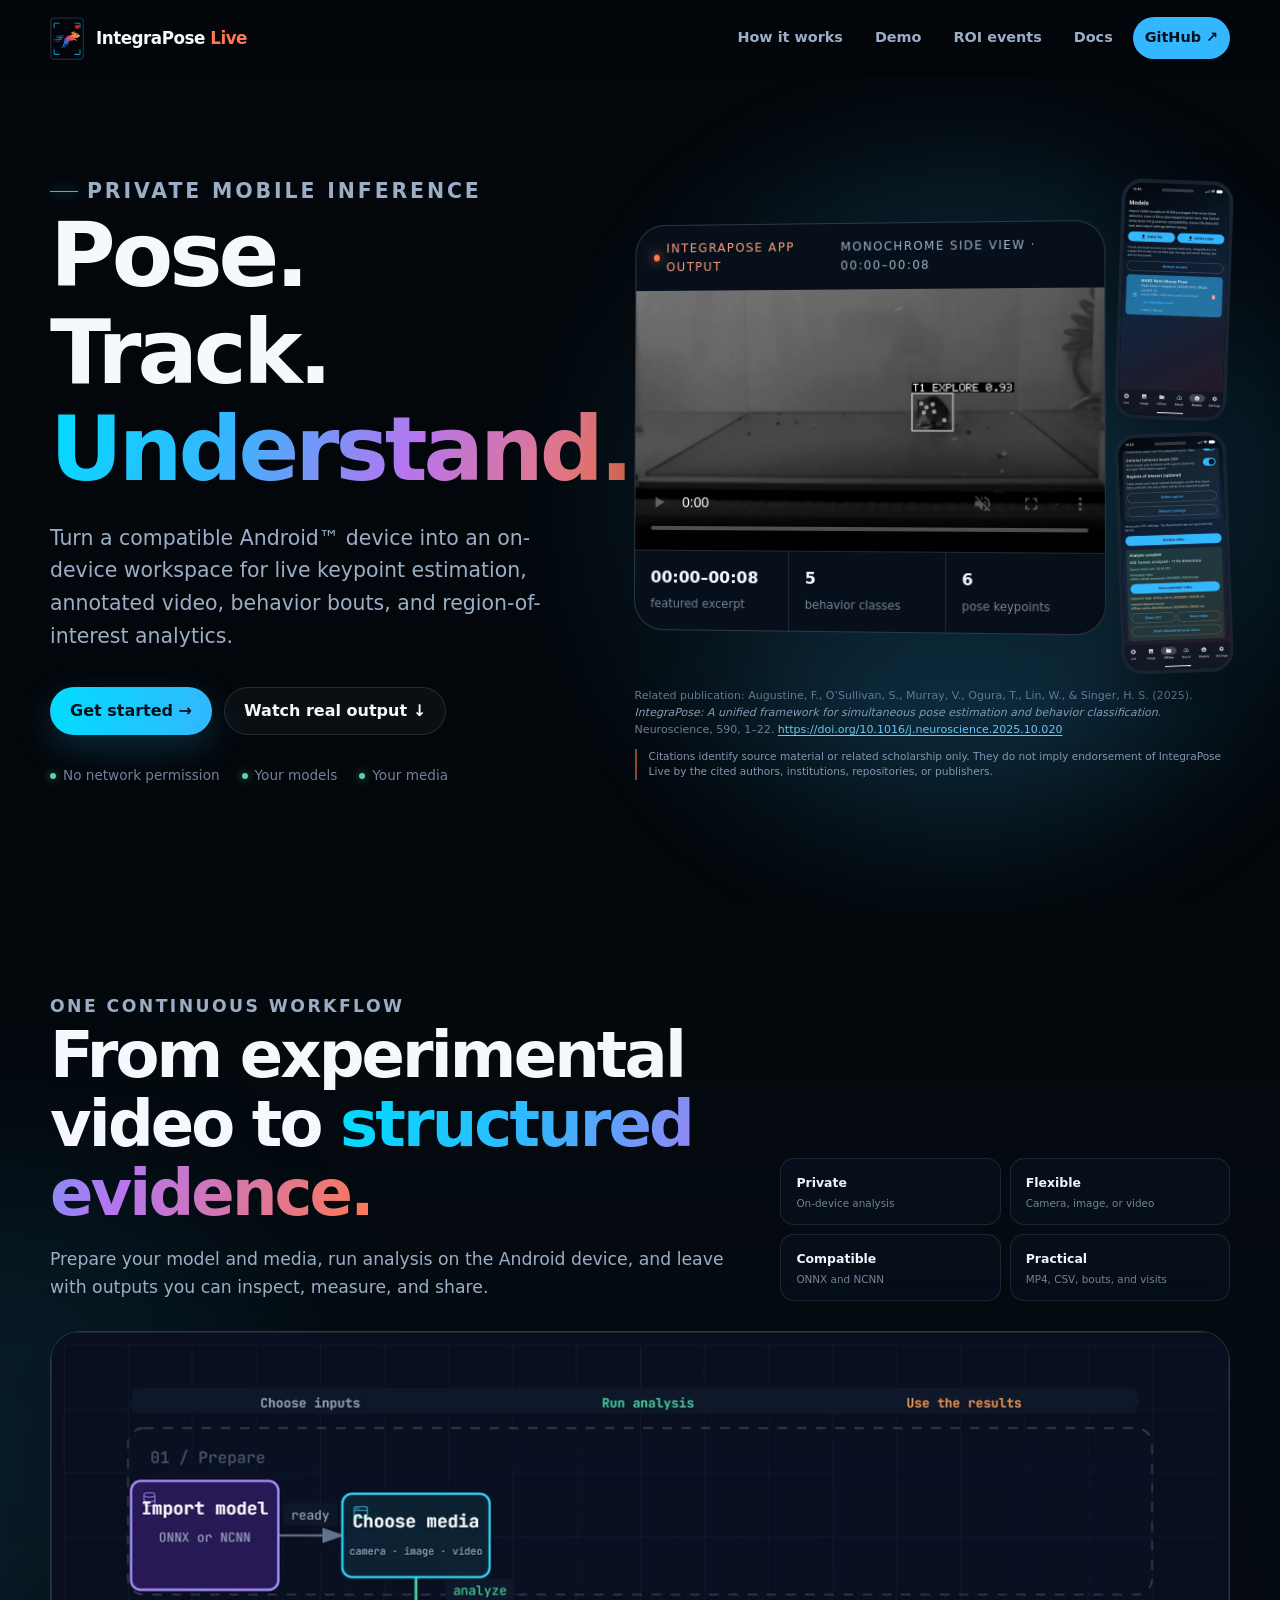
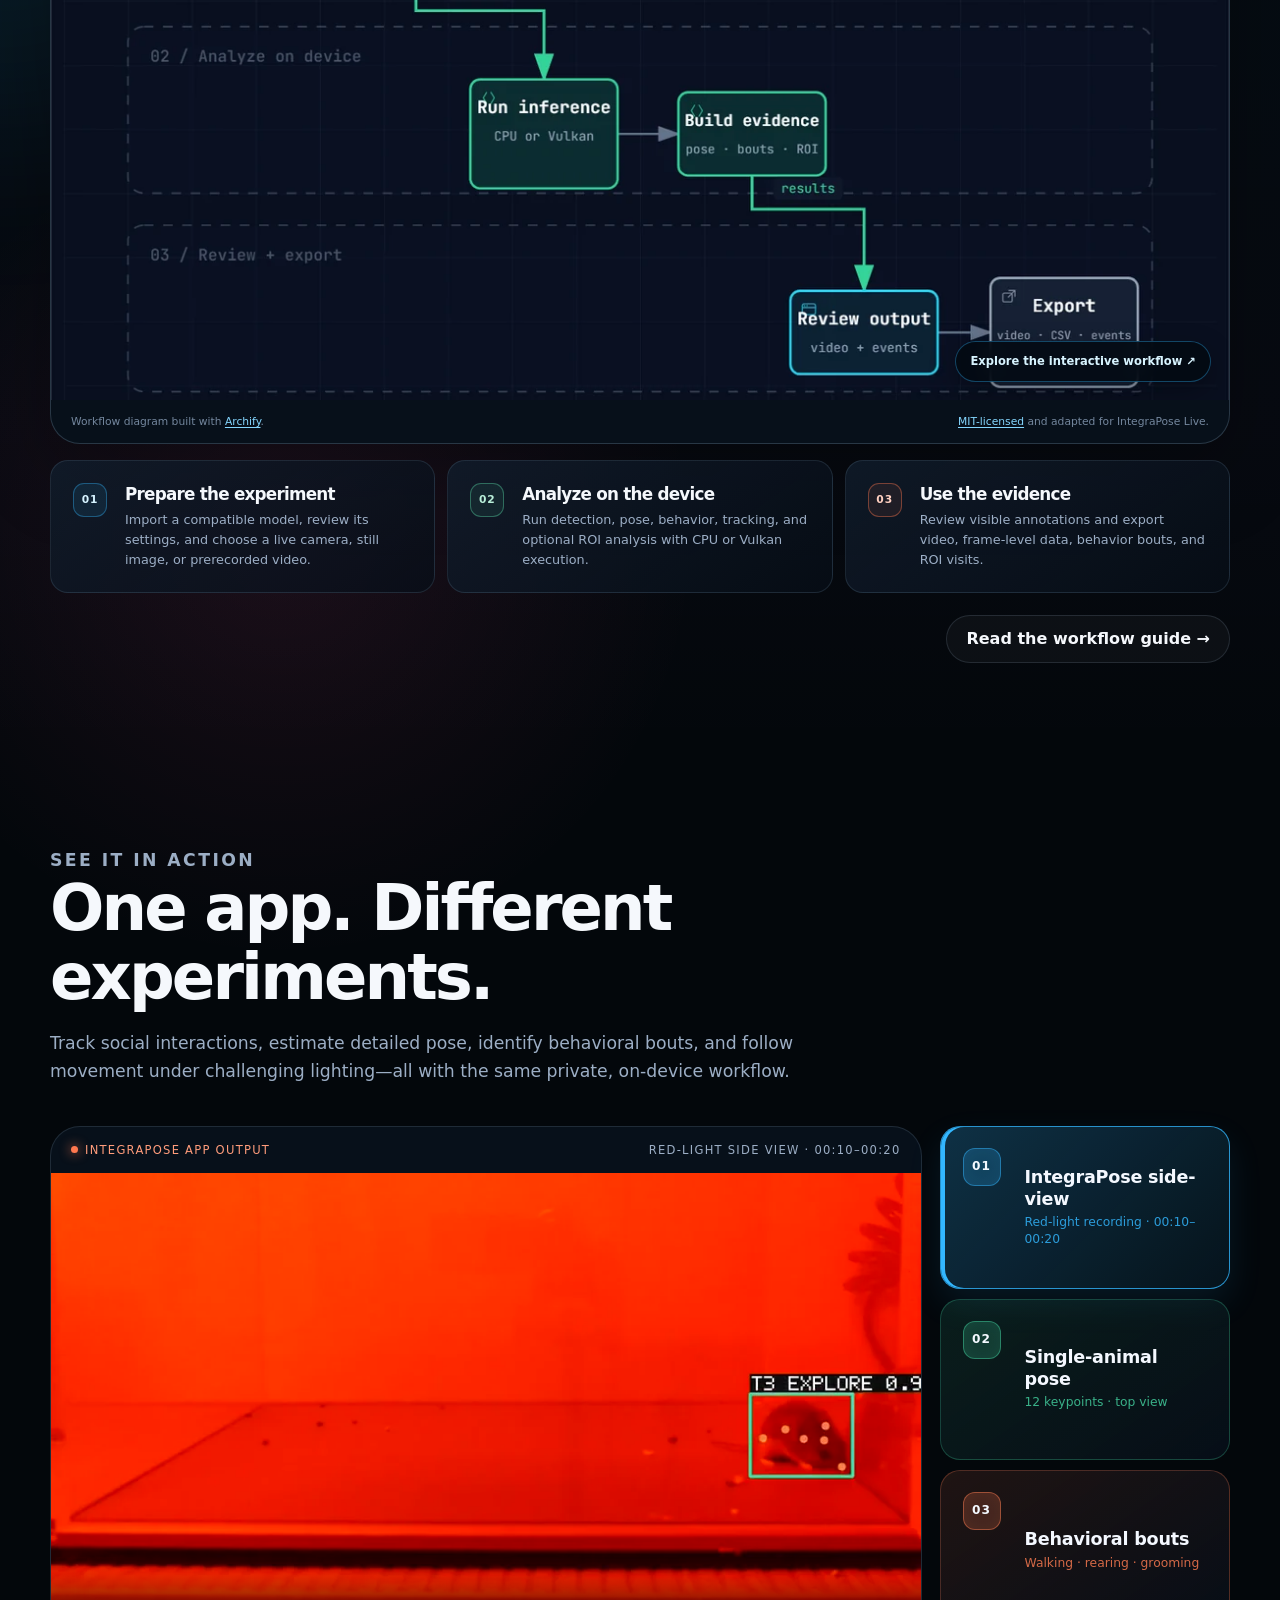
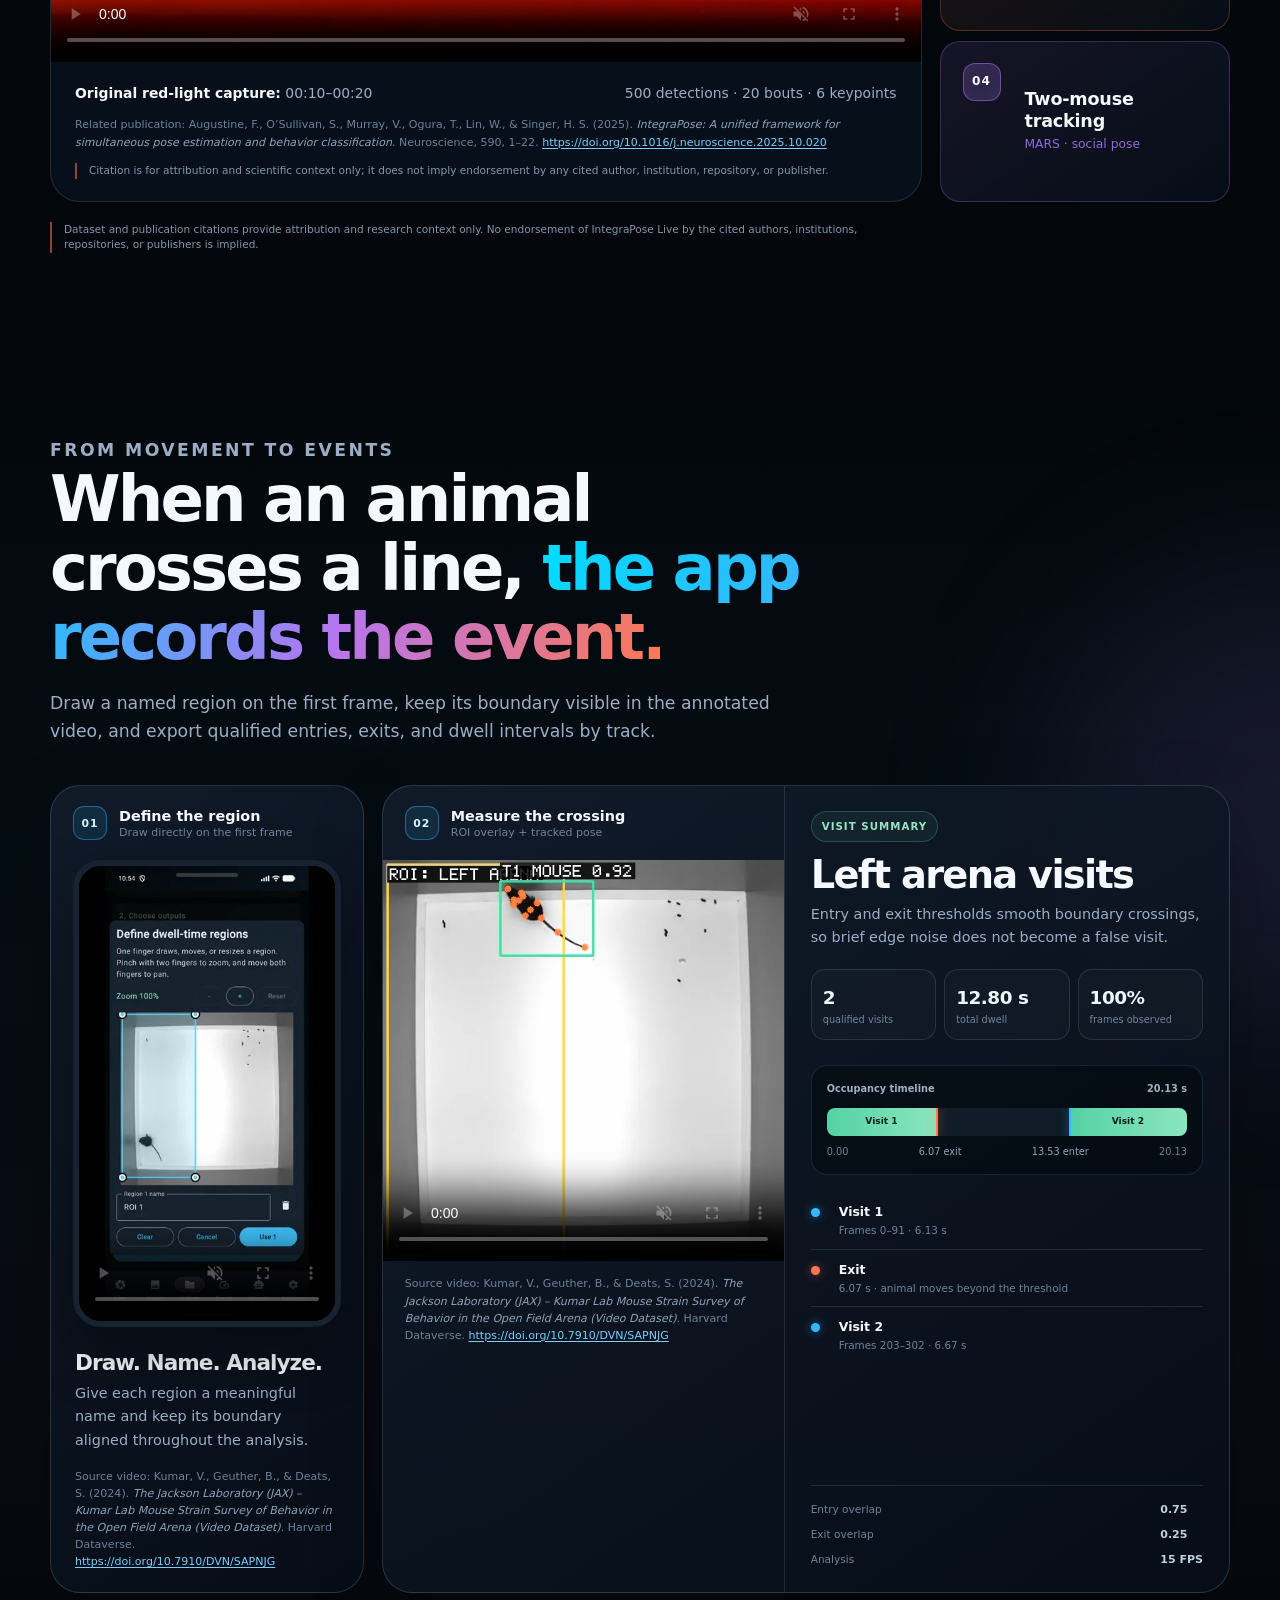
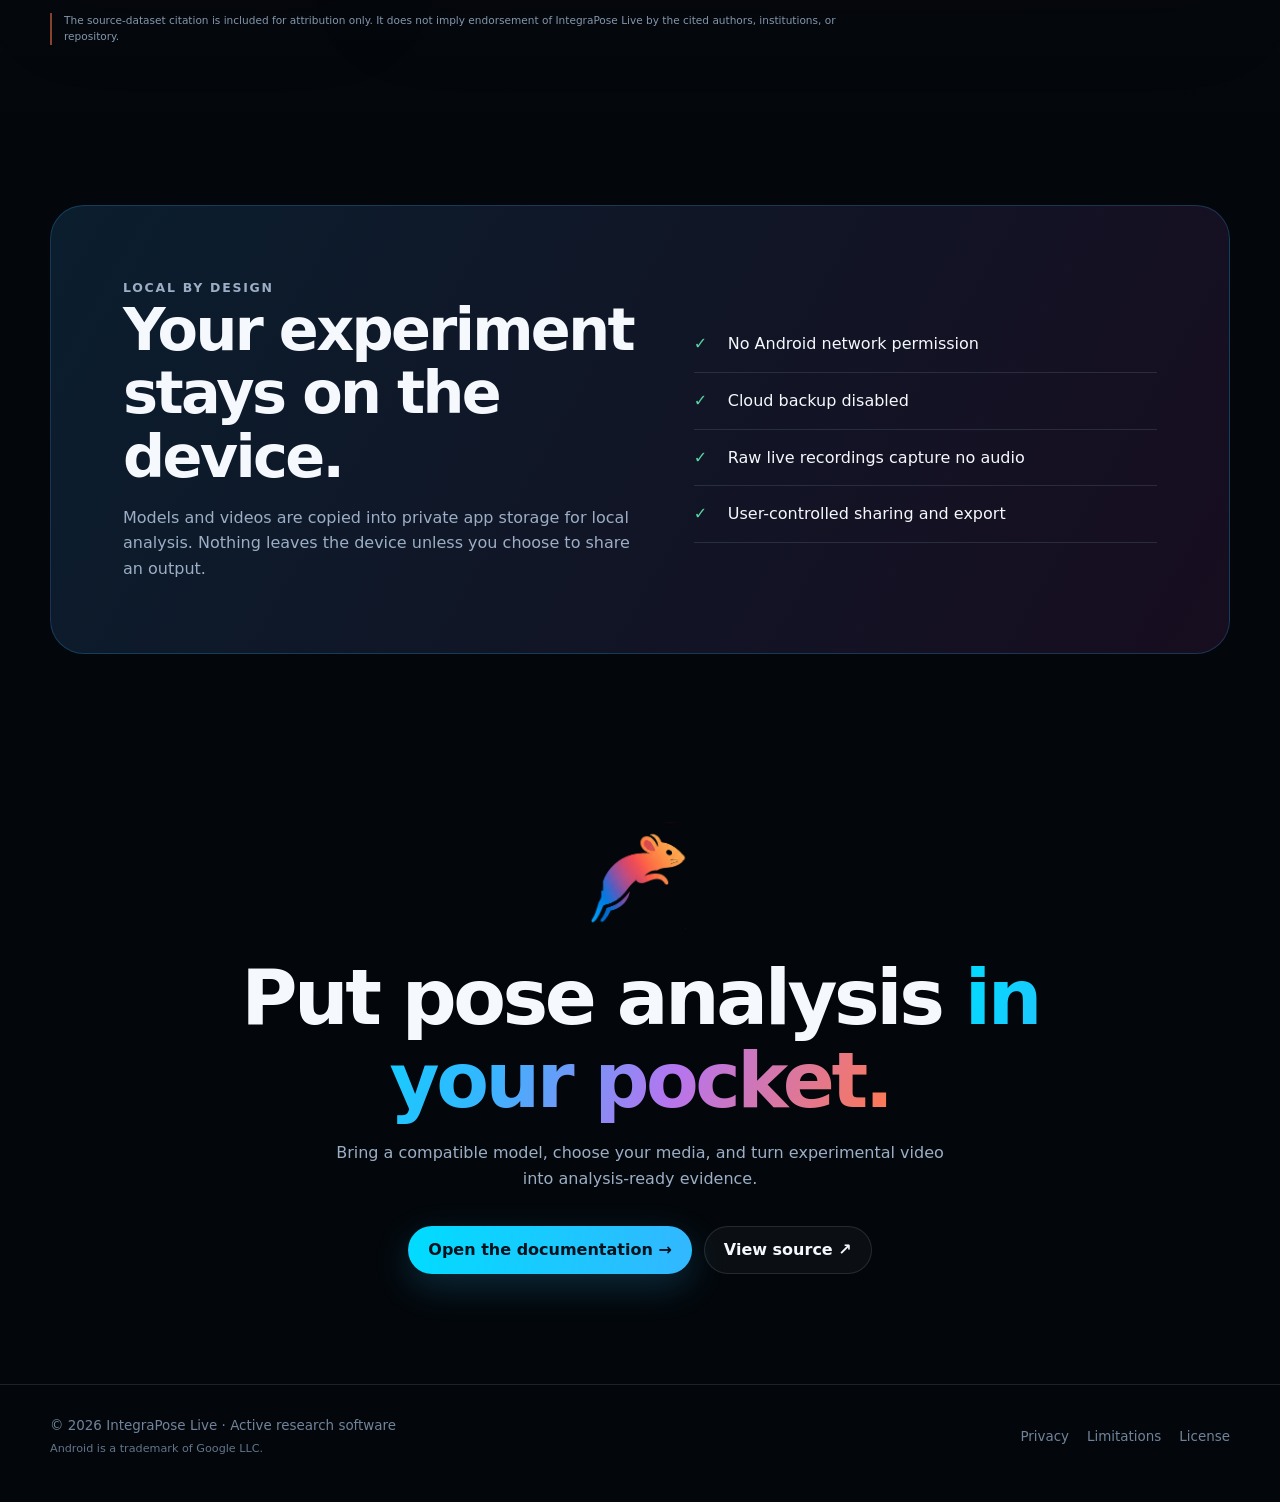
<file: docs/index.html>
<!doctype html>
<html lang="en">
<head>
  <meta charset="utf-8">
  <meta name="viewport" content="width=device-width,initial-scale=1">
  <meta name="theme-color" content="#03070b">
  <meta name="description" content="IntegraPose Live brings private detection, pose tracking, annotated video, behavior summaries, and ROI analytics to Android devices.">
  <meta property="og:title" content="IntegraPose Live — On-device pose and behavior analytics">
  <meta property="og:description" content="Run compatible NCNN and ONNX models across live camera, image, and offline video workflows—without sending media off-device.">
  <meta property="og:image" content="assets/media/side-view-yolo11-mono-hero-poster.webp">
  <meta property="og:type" content="website">
  <title>IntegraPose Live — On-device pose and behavior analytics</title>
  <link rel="icon" href="assets/brand/app-icon.webp">
  <link rel="stylesheet" href="styles.css">
</head>
<body>
  <a class="skip-link" href="#main">Skip to content</a>
  <header class="site-header">
    <nav class="nav-shell" aria-label="Primary navigation">
      <a class="brand" href="index.html"><img src="assets/brand/symbol.webp" alt=""><span>IntegraPose <em>Live</em></span></a>
      <button class="menu-button" type="button" aria-label="Toggle navigation" aria-expanded="false">Menu</button>
      <div class="nav-links">
        <a href="#capabilities">How it works</a><a href="#demo">Demo</a><a href="#spatial">ROI events</a>
        <a href="docs.html">Docs</a><a class="nav-cta" data-repo-link href="https://github.com/">GitHub ↗</a>
      </div>
    </nav>
  </header>

  <main id="main">
    <section class="hero">
      <div class="shell hero-grid">
        <div class="hero-copy">
          <p class="eyebrow">Private Mobile Inference</p>
          <h1>Pose. Track.<br><span class="gradient">Understand.</span></h1>
          <p>Turn a compatible Android™ device into an on-device workspace for live keypoint estimation, annotated video, behavior bouts, and region-of-interest analytics.</p>
          <div class="actions">
            <a class="button primary" href="docs.html#getting-started">Get started →</a>
            <a class="button" href="#demo">Watch real output ↓</a>
          </div>
          <div class="trust-row"><span>No network permission</span><span>Your models</span><span>Your media</span></div>
        </div>
        <div class="hero-visual">
          <div class="hero-media-stage">
            <div class="video-card">
              <div class="video-topbar"><span class="live-pill">IntegraPose app output</span><span>Monochrome side view · 00:00–00:08</span></div>
              <video autoplay muted loop playsinline controls poster="assets/media/side-view-yolo11-mono-hero-poster.webp" aria-label="Monochrome first eight-second excerpt of side-view deer mouse analysis generated by IntegraPose Live">
                <source src="assets/media/side-view-yolo11-mono-hero.mp4" type="video/mp4">
              </video>
              <div class="video-meta">
                <div><strong>00:00–00:08</strong><span>featured excerpt</span></div><div><strong>5</strong><span>behavior classes</span></div><div><strong>6</strong><span>pose keypoints</span></div>
              </div>
            </div>
            <div class="hero-phone-rail" aria-label="IntegraPose Live Android interface">
              <figure class="hero-phone"><img src="assets/app/model-ready.webp" alt="IntegraPose Live model screen showing a pose model ready for inference"></figure>
              <figure class="hero-phone"><img src="assets/app/analysis-complete.webp" alt="IntegraPose Live offline screen showing a completed video analysis"></figure>
            </div>
          </div>
          <p class="dataset-citation">Related publication: Augustine, F., O’Sullivan, S., Murray, V., Ogura, T., Lin, W., &amp; Singer, H. S. (2025). <cite>IntegraPose: A unified framework for simultaneous pose estimation and behavior classification</cite>. Neuroscience, 590, 1–22. <a href="https://doi.org/10.1016/j.neuroscience.2025.10.020">https://doi.org/10.1016/j.neuroscience.2025.10.020</a></p>
          <p class="citation-disclaimer" role="note">Citations identify source material or related scholarship only. They do not imply endorsement of IntegraPose Live by the cited authors, institutions, repositories, or publishers.</p>
        </div>
      </div>
    </section>

    <section class="section workflow-story" id="capabilities">
      <span class="anchor-alias" id="workflow" aria-hidden="true"></span>
      <div class="shell">
        <div class="workflow-story-head">
          <div class="section-head">
            <p class="section-kicker">One continuous workflow</p>
            <h2>From experimental video to <span class="gradient-text">structured evidence.</span></h2>
            <p>Prepare your model and media, run analysis on the Android device, and leave with outputs you can inspect, measure, and share.</p>
          </div>
          <div class="workflow-proof" aria-label="Workflow capabilities">
            <span><strong>Private</strong><small>On-device analysis</small></span>
            <span><strong>Flexible</strong><small>Camera, image, or video</small></span>
            <span><strong>Compatible</strong><small>ONNX and NCNN</small></span>
            <span><strong>Practical</strong><small>MP4, CSV, bouts, and visits</small></span>
          </div>
        </div>

        <figure class="archify-workflow">
          <a href="assets/diagrams/integrapose-workflow.html" target="_blank" rel="noopener" aria-label="Open the interactive IntegraPose Live workflow diagram in a new tab">
            <img src="assets/diagrams/integrapose-workflow.webp" alt="Workflow diagram showing model import and media selection flowing through on-device inference, structured results, review, and export">
            <span class="diagram-open">Explore the interactive workflow ↗</span>
          </a>
          <figcaption><span>Workflow diagram built with <a href="https://github.com/tt-a1i/archify" target="_blank" rel="noopener">Archify</a>.</span><span><a href="assets/diagrams/ARCHIFY_LICENSE.txt">MIT-licensed</a> and adapted for IntegraPose Live.</span></figcaption>
        </figure>

        <div class="journey-details">
          <article class="journey-detail"><span>01</span><div><h3>Prepare the experiment</h3><p>Import a compatible model, review its settings, and choose a live camera, still image, or prerecorded video.</p></div></article>
          <article class="journey-detail"><span>02</span><div><h3>Analyze on the device</h3><p>Run detection, pose, behavior, tracking, and optional ROI analysis with CPU or Vulkan execution.</p></div></article>
          <article class="journey-detail"><span>03</span><div><h3>Use the evidence</h3><p>Review visible annotations and export video, frame-level data, behavior bouts, and ROI visits.</p></div></article>
        </div>
        <div class="workflow-action"><a class="button" href="docs.html#workflows">Read the workflow guide →</a></div>
      </div>
    </section>

    <section class="section" id="demo">
      <div class="shell">
        <div class="section-head">
          <p class="section-kicker">See it in action</p>
          <h2>One app. Different experiments.</h2>
          <p>Track social interactions, estimate detailed pose, identify behavioral bouts, and follow movement under challenging lighting—all with the same private, on-device workflow.</p>
        </div>
        <div class="showcase-grid">
          <div class="proof-video showcase-player">
            <div class="showcase-topbar"><span class="live-pill">IntegraPose app output</span><span id="demo-label">Red-light side view · 00:10–00:20</span></div>
            <video id="demo-video" controls muted loop playsinline preload="metadata" poster="assets/media/side-view-yolo11-red-gallery-poster.webp" aria-label="Original red-light later excerpt of side-view deer mouse analysis generated by IntegraPose Live"><source src="assets/media/side-view-yolo11-red-gallery.mp4" type="video/mp4"></video>
            <div class="proof-caption"><span id="demo-result"><strong>Original red-light capture:</strong> 00:10–00:20</span><span id="demo-spec">500 detections · 20 bouts · 6 keypoints</span></div>
            <div class="demo-credits" aria-live="polite">
              <p class="dataset-citation dataset-citation-card" id="credit-mars">Source video: Segalin, C., Williams, J., Karigo, T., Hui, M., Zelikowski, M., Sun, J. J., Perona, P., Anderson, D. J., &amp; Kennedy, A. (2021). <cite>The Mouse Action Recognition System (MARS): behavior annotation data</cite> (Version 1.0) [Dataset]. CaltechDATA. <a href="https://doi.org/10.22002/D1.2012">https://doi.org/10.22002/D1.2012</a></p>
              <p class="dataset-citation dataset-citation-card" id="credit-harvard">Source video: Kumar, V., Geuther, B., &amp; Deats, S. (2024). <cite>The Jackson Laboratory (JAX) – Kumar Lab Mouse Strain Survey of Behavior in the Open Field Arena (Video Dataset)</cite>. Harvard Dataverse. <a href="https://doi.org/10.7910/DVN/SAPNJG">https://doi.org/10.7910/DVN/SAPNJG</a></p>
              <p class="dataset-citation dataset-citation-card active" id="credit-integrapose">Related publication: Augustine, F., O’Sullivan, S., Murray, V., Ogura, T., Lin, W., &amp; Singer, H. S. (2025). <cite>IntegraPose: A unified framework for simultaneous pose estimation and behavior classification</cite>. Neuroscience, 590, 1–22. <a href="https://doi.org/10.1016/j.neuroscience.2025.10.020">https://doi.org/10.1016/j.neuroscience.2025.10.020</a></p>
            </div>
            <p class="citation-disclaimer citation-disclaimer-card" role="note">Citation is for attribution and scientific context only; it does not imply endorsement by any cited author, institution, repository, or publisher.</p>
          </div>
          <div class="demo-selector" role="tablist" aria-label="Animal tracking demonstrations">
            <button class="demo-tab active" type="button" role="tab" aria-selected="true" data-src="assets/media/side-view-yolo11-red-gallery.mp4" data-poster="assets/media/side-view-yolo11-red-gallery-poster.webp" data-label="Red-light side view · 00:10–00:20" data-result="Original red-light capture · 00:10–00:20" data-spec="500 detections · 20 bouts · 6 keypoints" data-credit="credit-integrapose" data-alt="Original red-light later excerpt of side-view deer mouse analysis generated by IntegraPose Live"><span>01</span><strong>IntegraPose side-view</strong><small>Red-light recording · 00:10–00:20</small></button>
            <button class="demo-tab" type="button" role="tab" aria-selected="false" data-src="assets/media/single-animal-pose.mp4" data-poster="assets/media/single-animal-pose-poster.webp" data-label="General-purpose pose" data-result="303 frames · 303 detections" data-spec="12 keypoints · YOLO26n-pose" data-credit="credit-harvard" data-alt="Single-mouse 12-keypoint pose analysis generated by IntegraPose Live"><span>02</span><strong>Single-animal pose</strong><small>12 keypoints · top view</small></button>
            <button class="demo-tab" type="button" role="tab" aria-selected="false" data-src="assets/media/behavior-bouts.mp4" data-poster="assets/media/behavior-bouts-poster.webp" data-label="Behavior-coded pose" data-result="303 detections · 8 detailed bouts" data-spec="4 behavior classes · YOLO11m-pose" data-credit="credit-harvard" data-alt="Mouse pose analysis with behavior classes generated by IntegraPose Live"><span>03</span><strong>Behavioral bouts</strong><small>Walking · rearing · grooming</small></button>
            <button class="demo-tab" type="button" role="tab" aria-selected="false" data-src="assets/media/mouse-pose-demo.mp4" data-poster="assets/media/mouse-pose-poster.webp" data-label="Two-animal pose" data-result="600 frames · 1,194 detections" data-spec="2-animal limit · 480px model input" data-credit="credit-mars" data-alt="Two-mouse pose analysis generated by IntegraPose Live"><span>04</span><strong>Two-mouse tracking</strong><small>MARS · social pose</small></button>
          </div>
        </div>
        <p class="citation-disclaimer section-disclaimer" role="note">Dataset and publication citations provide attribution and research context only. No endorsement of IntegraPose Live by the cited authors, institutions, repositories, or publishers is implied.</p>
      </div>
    </section>

    <section class="section spatial-section" id="spatial">
      <div class="shell spatial-shell">
        <div class="section-head">
          <p class="section-kicker">From movement to events</p>
          <h2>When an animal crosses a line, <span class="gradient-text">the app records the event.</span></h2>
          <p>Draw a named region on the first frame, keep its boundary visible in the annotated video, and export qualified entries, exits, and dwell intervals by track.</p>
        </div>
        <div class="spatial-grid">
          <article class="roi-card roi-setup-card">
            <div class="roi-card-head"><span class="roi-step">01</span><div><strong>Define the region</strong><small>Draw directly on the first frame</small></div></div>
            <div class="phone-demo-frame">
              <video autoplay muted loop playsinline controls preload="metadata" poster="assets/media/roi-setup-poster.webp" aria-label="IntegraPose Live Android interface drawing a named region of interest">
                <source src="assets/media/roi-setup.mp4" type="video/mp4">
              </video>
            </div>
            <div class="roi-card-copy"><h3>Draw. Name. Analyze.</h3><p>Give each region a meaningful name and keep its boundary aligned throughout the analysis.</p></div>
            <p class="dataset-citation">Source video: Kumar, V., Geuther, B., &amp; Deats, S. (2024). <cite>The Jackson Laboratory (JAX) &ndash; Kumar Lab Mouse Strain Survey of Behavior in the Open Field Arena (Video Dataset)</cite>. Harvard Dataverse. <a href="https://doi.org/10.7910/DVN/SAPNJG">https://doi.org/10.7910/DVN/SAPNJG</a></p>
          </article>

          <article class="roi-card roi-output-card">
            <div class="roi-output-media">
              <div class="roi-card-head"><span class="roi-step">02</span><div><strong>Measure the crossing</strong><small>ROI overlay + tracked pose</small></div></div>
              <video autoplay muted loop playsinline controls preload="metadata" poster="assets/media/roi-entry-exit-poster.webp" aria-label="Mouse pose tracking with a named left arena region of interest">
                <source src="assets/media/roi-entry-exit.mp4" type="video/mp4">
              </video>
              <p class="dataset-citation">Source video: Kumar, V., Geuther, B., &amp; Deats, S. (2024). <cite>The Jackson Laboratory (JAX) &ndash; Kumar Lab Mouse Strain Survey of Behavior in the Open Field Arena (Video Dataset)</cite>. Harvard Dataverse. <a href="https://doi.org/10.7910/DVN/SAPNJG">https://doi.org/10.7910/DVN/SAPNJG</a></p>
            </div>
            <div class="roi-data">
              <span class="roi-data-label">Visit summary</span>
              <h3>Left arena visits</h3>
              <p class="roi-intro">Entry and exit thresholds smooth boundary crossings, so brief edge noise does not become a false visit.</p>
              <div class="roi-metrics" aria-label="ROI visit summary">
                <div><strong>2</strong><span>qualified visits</span></div>
                <div><strong>12.80 s</strong><span>total dwell</span></div>
                <div><strong>100%</strong><span>frames observed</span></div>
              </div>
              <div class="event-chart" aria-label="Timeline of left arena occupancy from 0 to 20.13 seconds">
                <div class="event-chart-head"><span>Occupancy timeline</span><span>20.13 s</span></div>
                <div class="event-rail"><span class="event-visit visit-one">Visit 1</span><span class="event-visit visit-two">Visit 2</span><i class="exit-marker" aria-hidden="true"></i><i class="entry-marker" aria-hidden="true"></i></div>
                <div class="event-ticks"><span>0.00</span><span>6.07 exit</span><span>13.53 enter</span><span>20.13</span></div>
              </div>
              <ol class="roi-event-list">
                <li><span class="event-dot enter"></span><div><strong>Visit 1</strong><small>Frames 0&ndash;91 &middot; 6.13 s</small></div></li>
                <li><span class="event-dot exit"></span><div><strong>Exit</strong><small>6.07 s &middot; animal moves beyond the threshold</small></div></li>
                <li><span class="event-dot enter"></span><div><strong>Visit 2</strong><small>Frames 203&ndash;302 &middot; 6.67 s</small></div></li>
              </ol>
              <div class="roi-contract"><span>Entry overlap</span><strong>0.75</strong><span>Exit overlap</span><strong>0.25</strong><span>Analysis</span><strong>15 FPS</strong></div>
            </div>
          </article>
        </div>
        <p class="citation-disclaimer section-disclaimer" role="note">The source-dataset citation is included for attribution only. It does not imply endorsement of IntegraPose Live by the cited authors, institutions, or repository.</p>
      </div>
    </section>

    <section class="section compact" id="privacy">
      <div class="shell privacy-panel">
        <div><p class="section-kicker">Local by design</p><h2>Your experiment stays on the device.</h2><p>Models and videos are copied into private app storage for local analysis. Nothing leaves the device unless you choose to share an output.</p></div>
        <ul class="privacy-list"><li>No Android network permission</li><li>Cloud backup disabled</li><li>Raw live recordings capture no audio</li><li>User-controlled sharing and export</li></ul>
      </div>
    </section>

    <section class="cta"><div class="shell">
      <img src="assets/brand/mouse.webp" alt="">
      <h2>Put pose analysis <span class="gradient-text">in your pocket.</span></h2>
      <p>Bring a compatible model, choose your media, and turn experimental video into analysis-ready evidence.</p>
      <div class="actions"><a class="button primary" href="docs.html#getting-started">Open the documentation →</a><a class="button" data-repo-link href="https://github.com/">View source ↗</a></div>
    </div></section>
  </main>

  <footer class="site-footer"><div class="shell footer-grid"><span>© <span data-year></span> IntegraPose Live · Active research software<small class="trademark-line">Android is a trademark of Google LLC.</small></span><div class="footer-links"><a href="docs.html#privacy">Privacy</a><a href="docs.html#limitations">Limitations</a><a href="docs.html#license">License</a></div></div></footer>
  <script src="script.js"></script>
</body>
</html>
</file>
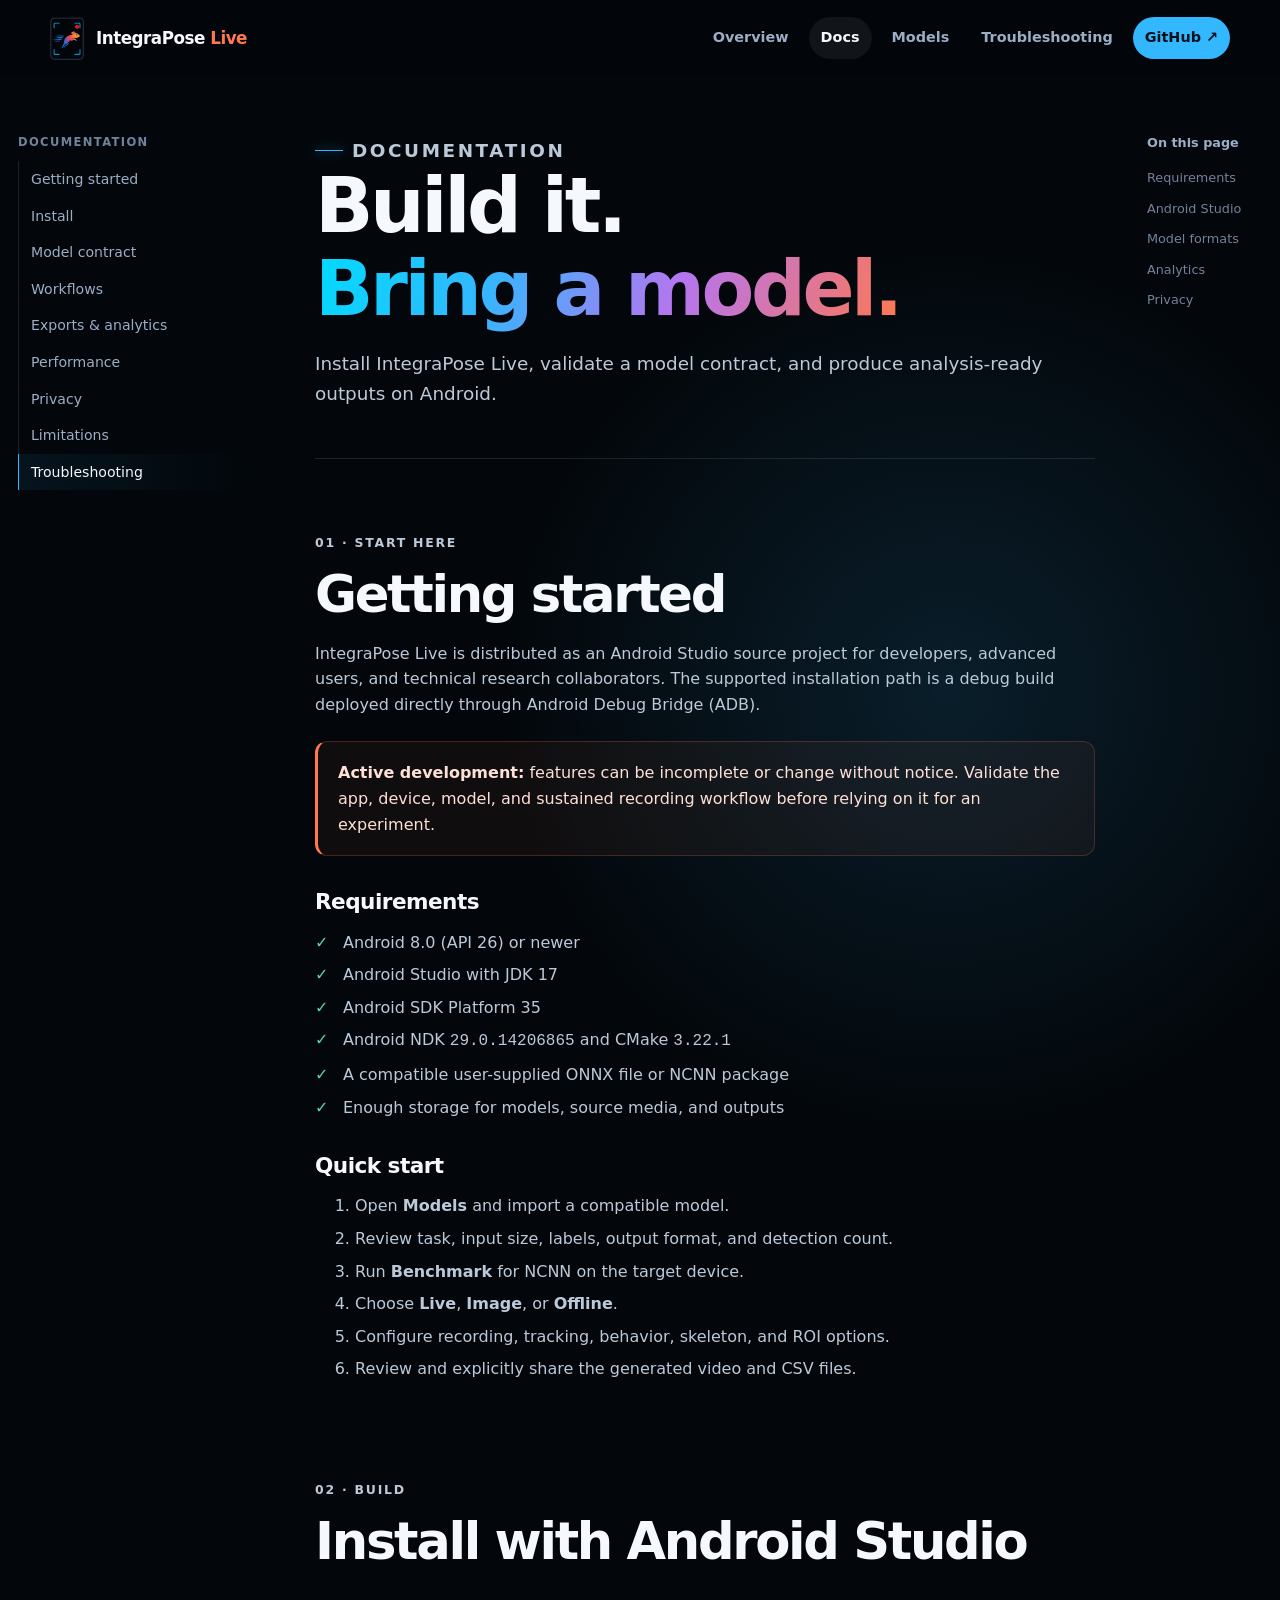
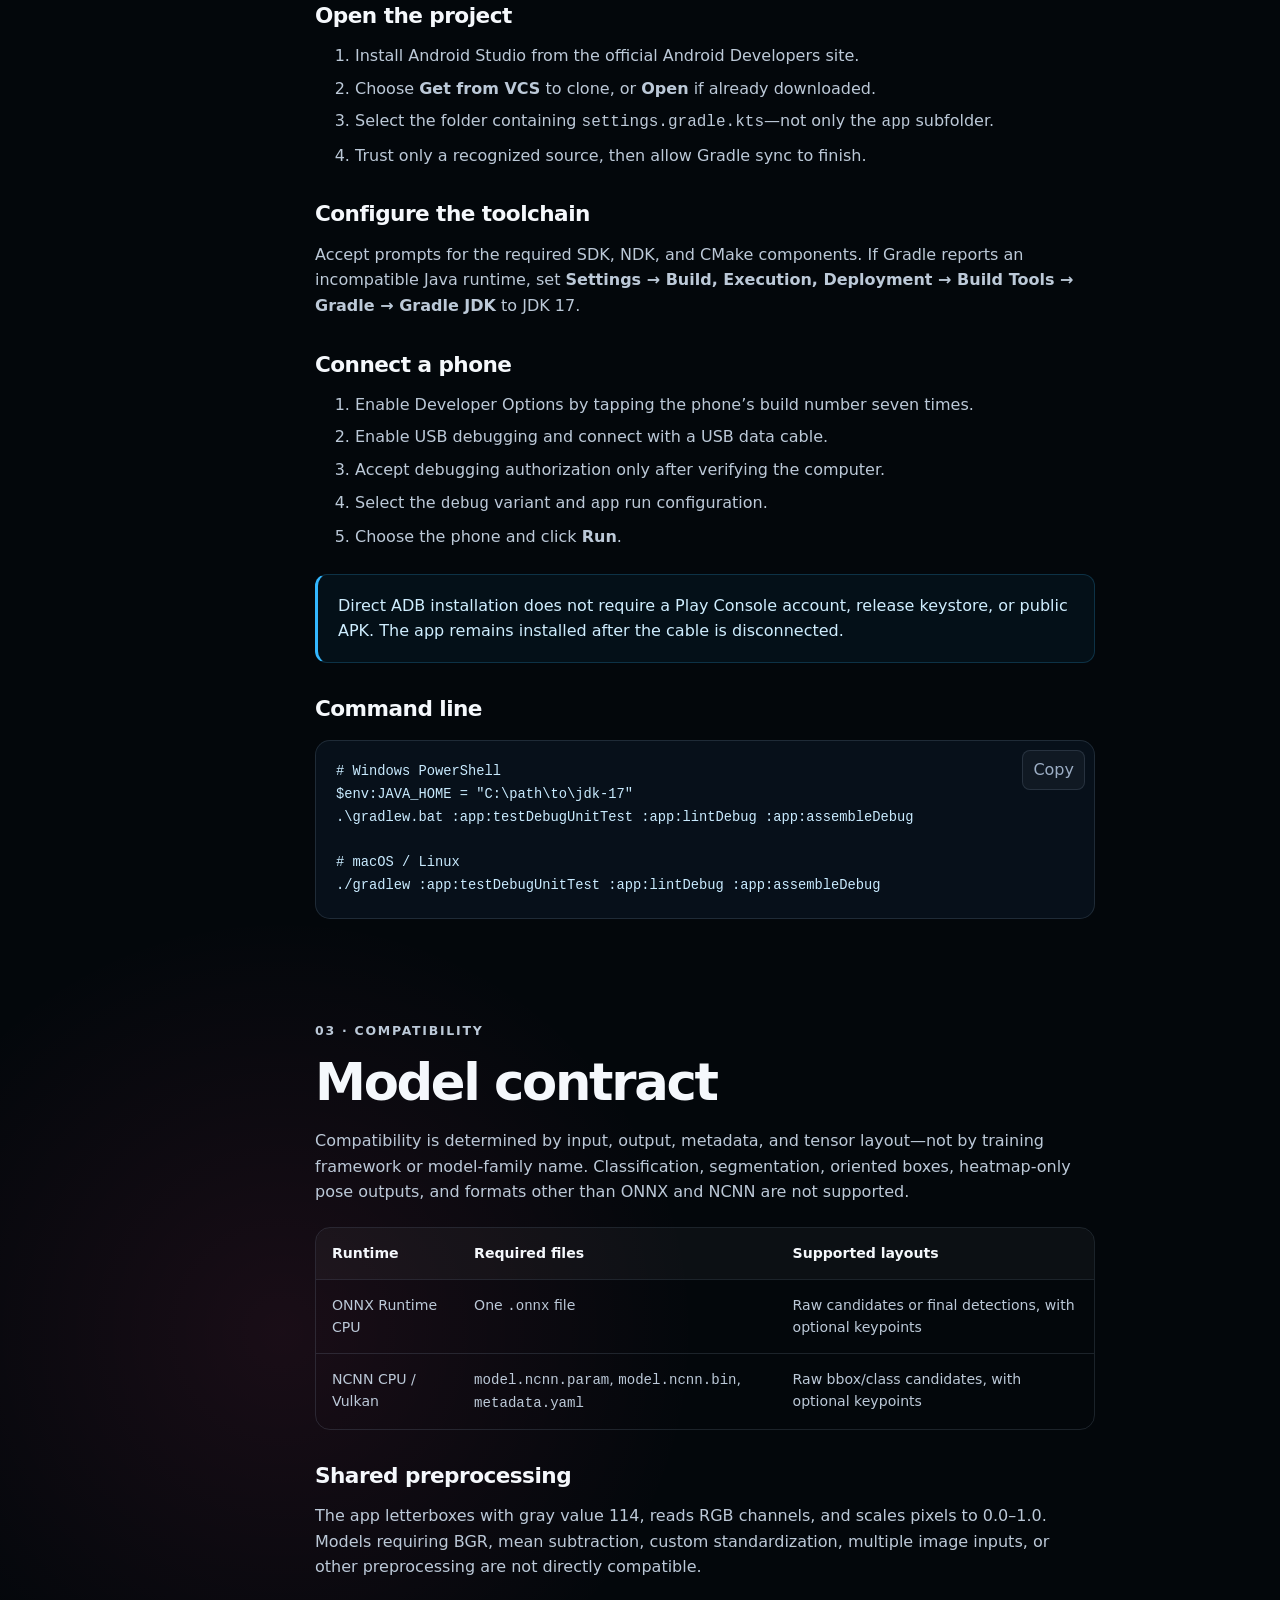
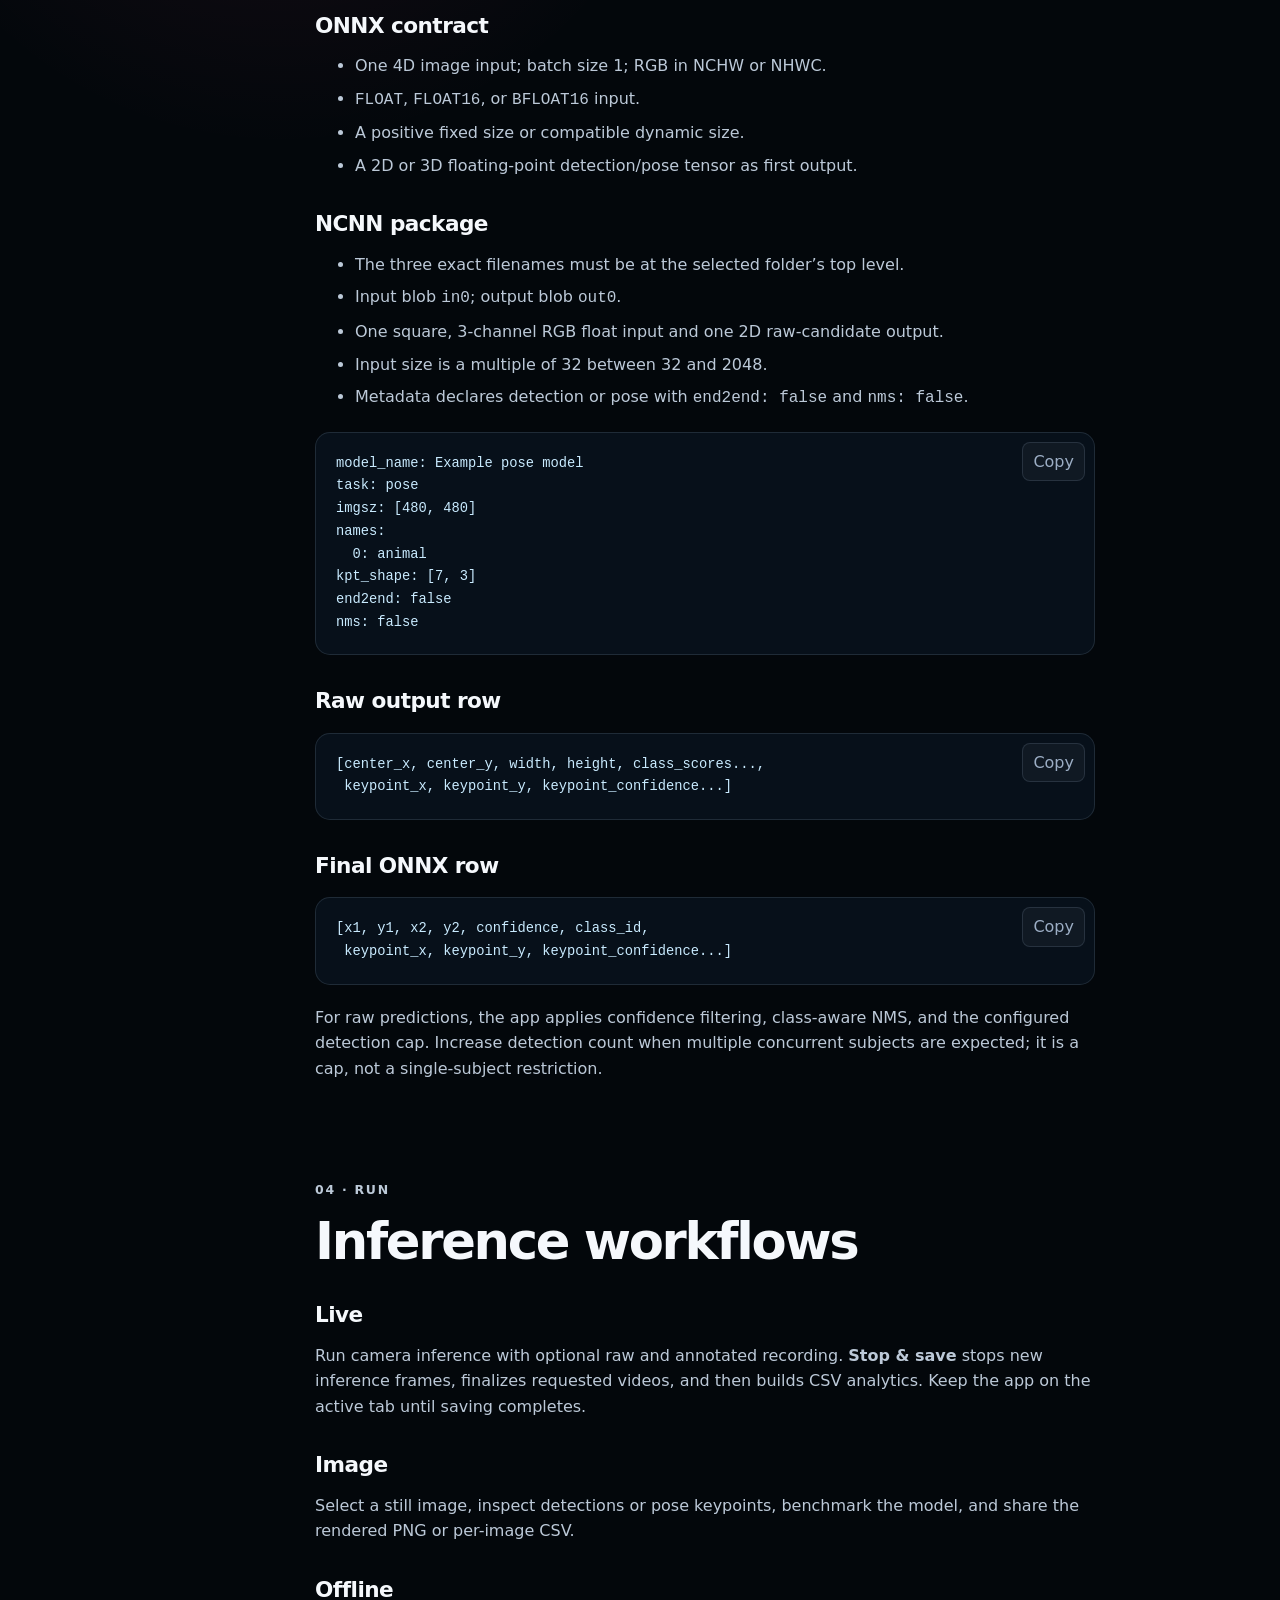
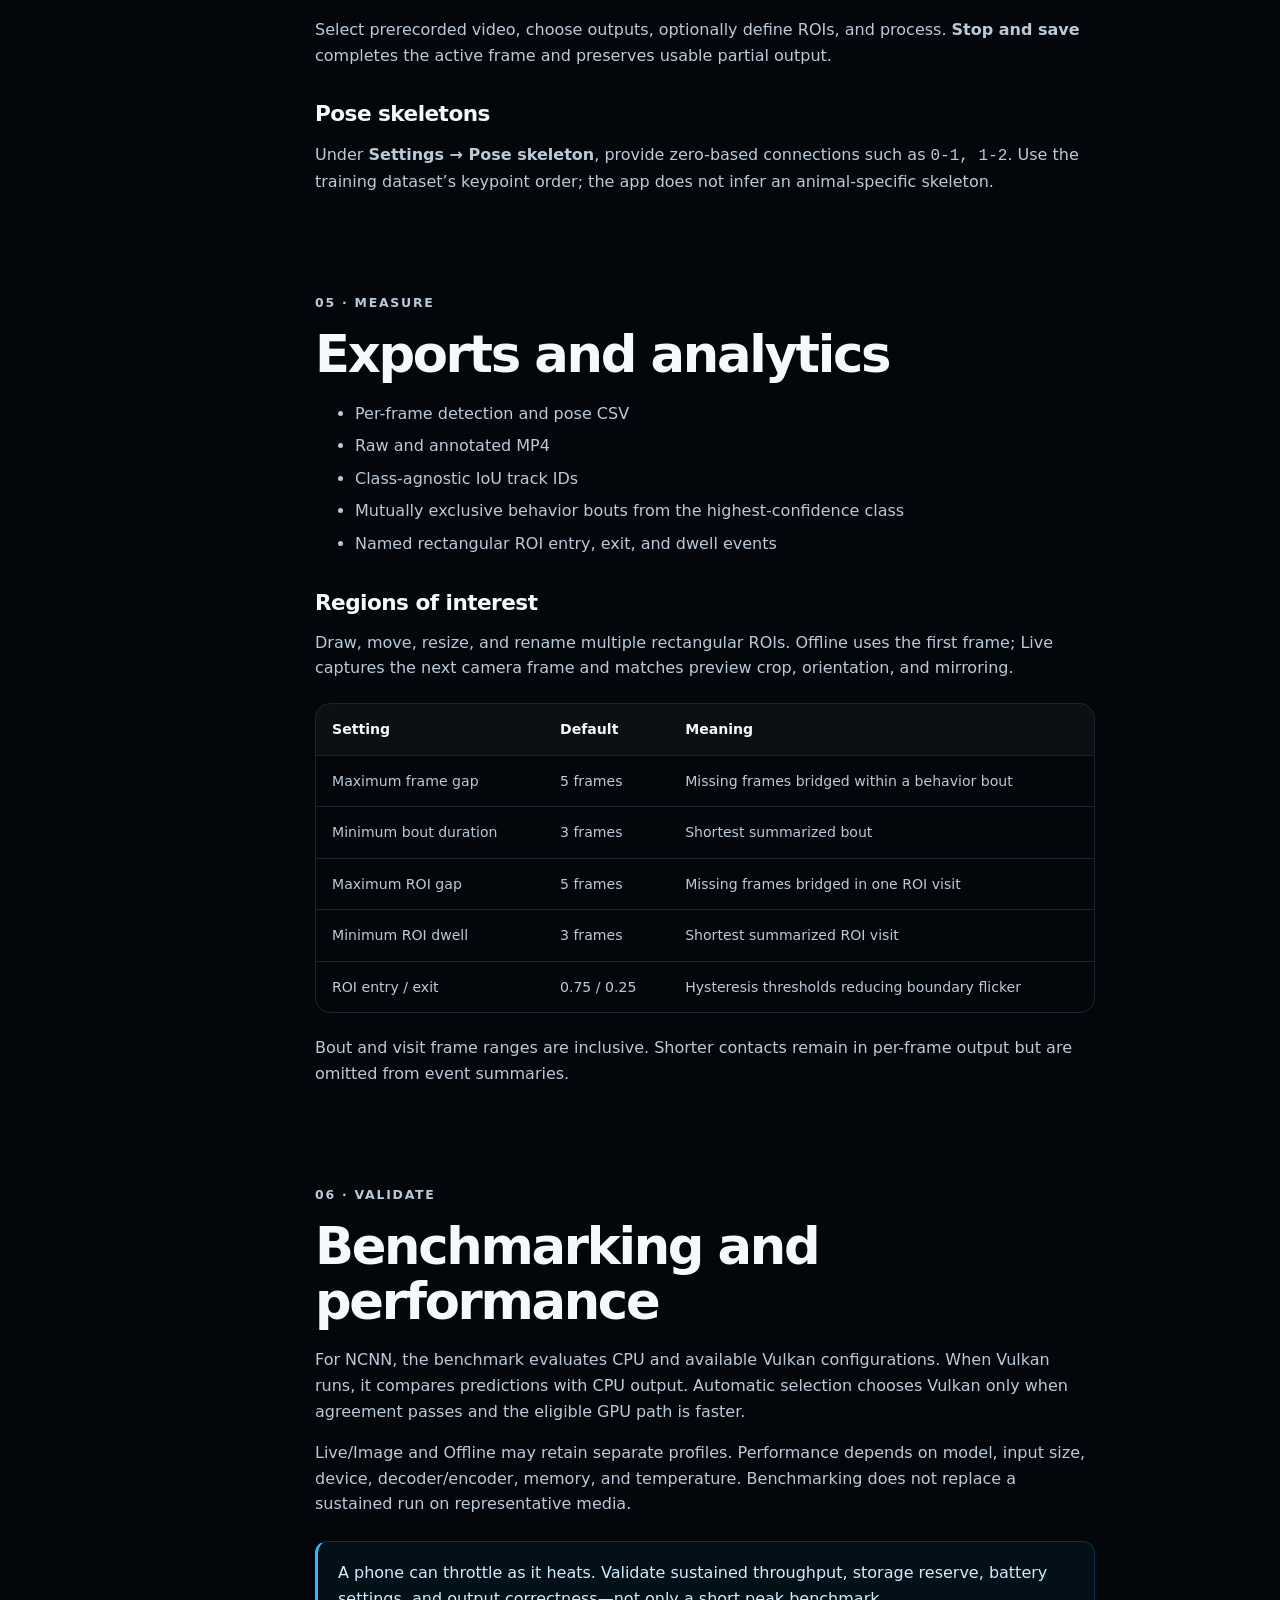
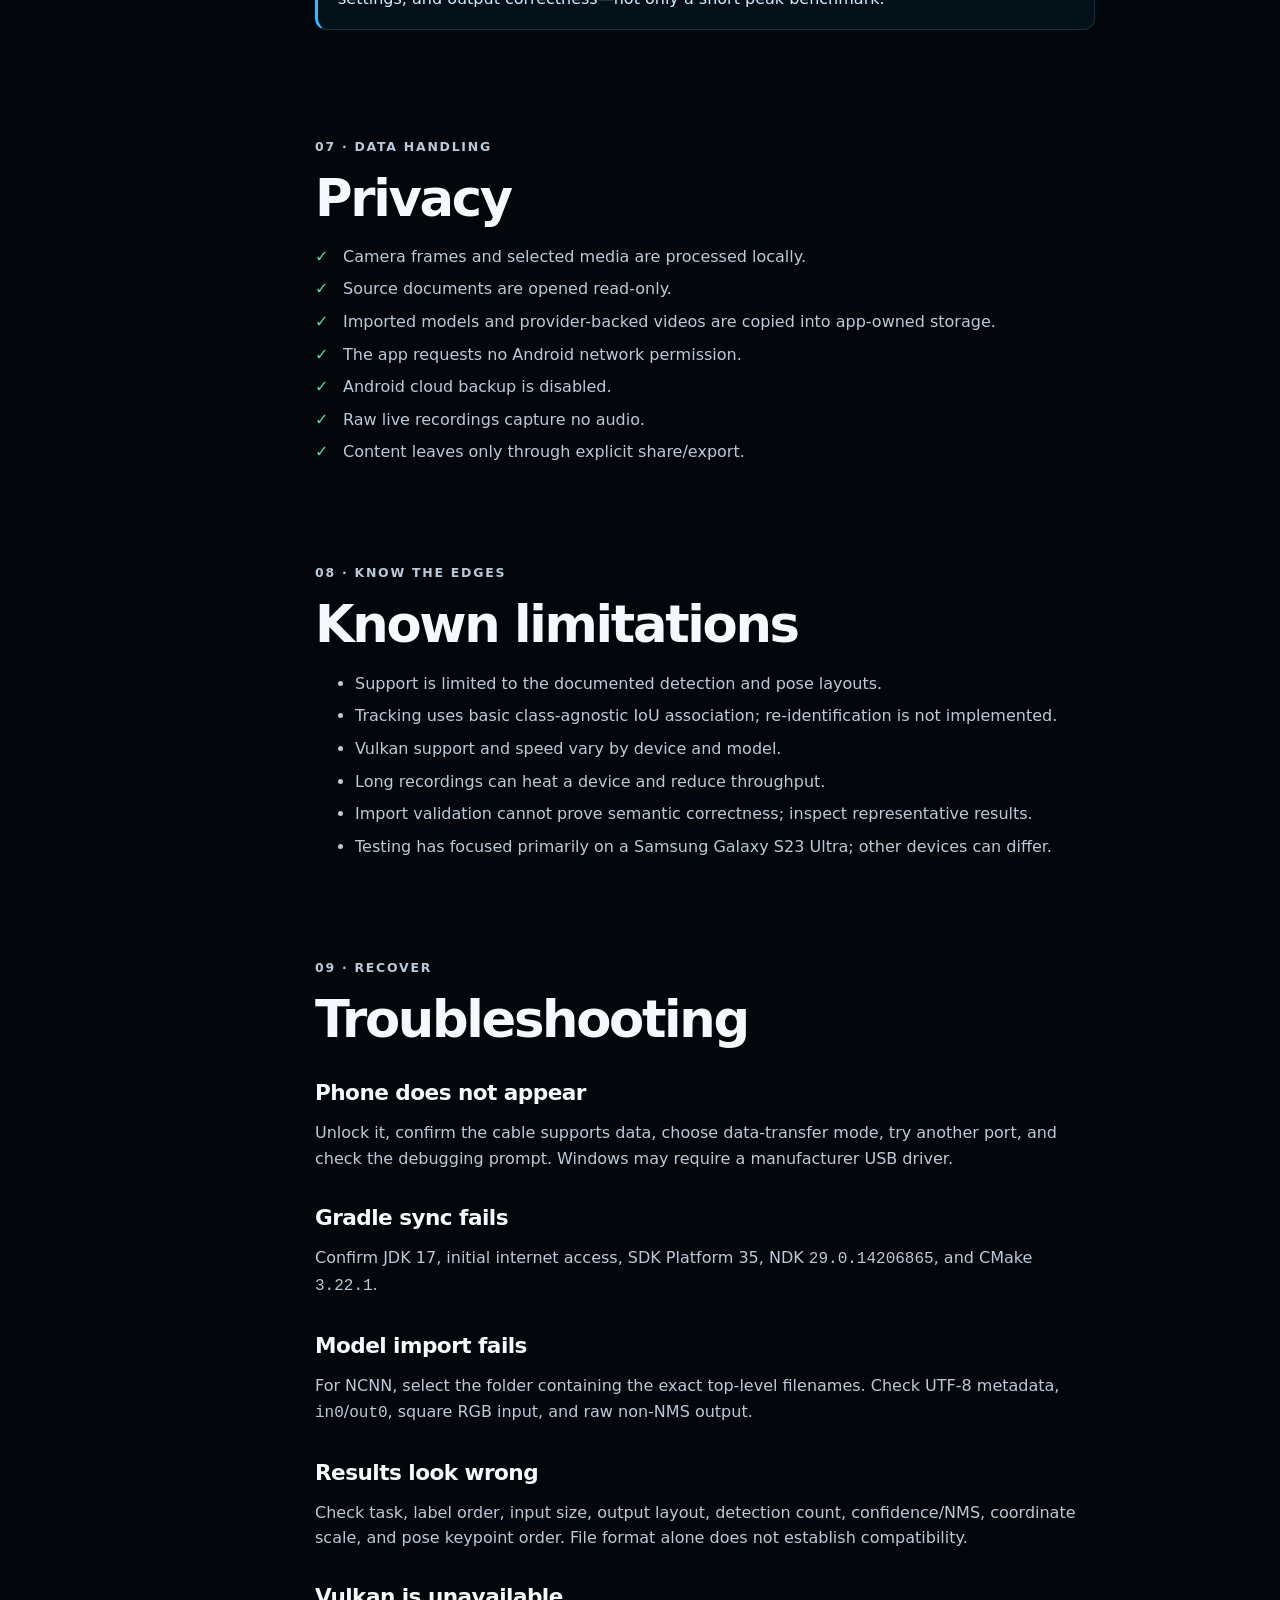
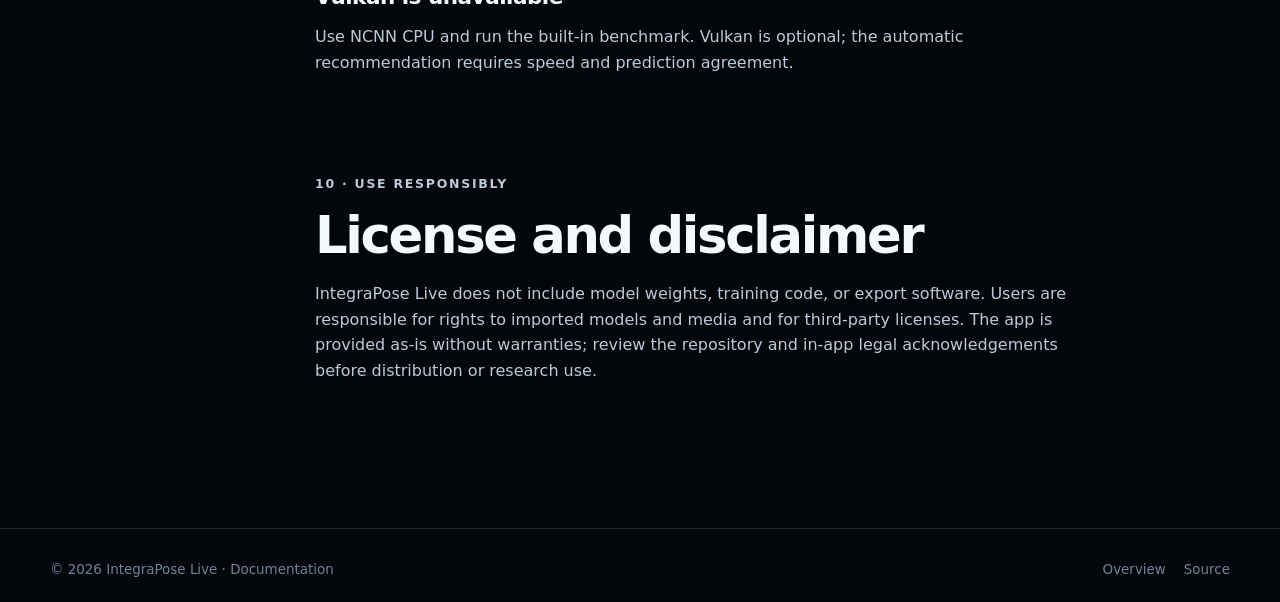
<file: docs/docs.html>
<!doctype html>
<html lang="en">
<head>
  <meta charset="utf-8"><meta name="viewport" content="width=device-width,initial-scale=1"><meta name="theme-color" content="#03070b">
  <meta name="description" content="Installation, model compatibility, workflows, exports, privacy, and troubleshooting for IntegraPose Live.">
  <title>Documentation — IntegraPose Live</title>
  <link rel="icon" href="assets/brand/app-icon.webp"><link rel="stylesheet" href="styles.css">
</head>
<body>
  <a class="skip-link" href="#main">Skip to content</a>
  <header class="site-header"><nav class="nav-shell" aria-label="Primary navigation">
    <a class="brand" href="index.html"><img src="assets/brand/symbol.webp" alt=""><span>IntegraPose <em>Live</em></span></a>
    <button class="menu-button" type="button" aria-label="Toggle navigation" aria-expanded="false">Menu</button>
    <div class="nav-links"><a href="index.html">Overview</a><a aria-current="page" href="docs.html">Docs</a><a href="#models">Models</a><a href="#troubleshooting">Troubleshooting</a><a class="nav-cta" data-repo-link href="https://github.com/">GitHub ↗</a></div>
  </nav></header>

  <main id="main" class="docs-layout">
    <aside class="docs-sidebar" aria-label="Documentation sections">
      <p>Documentation</p><a href="#getting-started">Getting started</a><a href="#install">Install</a><a href="#models">Model contract</a><a href="#workflows">Workflows</a><a href="#exports">Exports & analytics</a><a href="#performance">Performance</a><a href="#privacy">Privacy</a><a href="#limitations">Limitations</a><a href="#troubleshooting">Troubleshooting</a>
    </aside>

    <article class="docs-main">
      <div class="docs-hero"><p class="eyebrow">Documentation</p><h1>Build it.<br><span class="gradient">Bring a model.</span></h1><p>Install IntegraPose Live, validate a model contract, and produce analysis-ready outputs on Android.</p></div>

      <section id="getting-started">
        <p class="section-kicker">01 · Start here</p><h2>Getting started</h2>
        <p>IntegraPose Live is distributed as an Android Studio source project for developers, advanced users, and technical research collaborators. The supported installation path is a debug build deployed directly through Android Debug Bridge (ADB).</p>
        <div class="note warning"><strong>Active development:</strong> features can be incomplete or change without notice. Validate the app, device, model, and sustained recording workflow before relying on it for an experiment.</div>
        <h3>Requirements</h3>
        <ul class="checklist"><li>Android 8.0 (API 26) or newer</li><li>Android Studio with JDK 17</li><li>Android SDK Platform 35</li><li>Android NDK <code>29.0.14206865</code> and CMake <code>3.22.1</code></li><li>A compatible user-supplied ONNX file or NCNN package</li><li>Enough storage for models, source media, and outputs</li></ul>
        <h3>Quick start</h3>
        <ol><li>Open <strong>Models</strong> and import a compatible model.</li><li>Review task, input size, labels, output format, and detection count.</li><li>Run <strong>Benchmark</strong> for NCNN on the target device.</li><li>Choose <strong>Live</strong>, <strong>Image</strong>, or <strong>Offline</strong>.</li><li>Configure recording, tracking, behavior, skeleton, and ROI options.</li><li>Review and explicitly share the generated video and CSV files.</li></ol>
      </section>

      <section id="install">
        <p class="section-kicker">02 · Build</p><h2>Install with Android Studio</h2>
        <h3>Open the project</h3>
        <ol><li>Install Android Studio from the official Android Developers site.</li><li>Choose <strong>Get from VCS</strong> to clone, or <strong>Open</strong> if already downloaded.</li><li>Select the folder containing <code>settings.gradle.kts</code>—not only the <code>app</code> subfolder.</li><li>Trust only a recognized source, then allow Gradle sync to finish.</li></ol>
        <h3>Configure the toolchain</h3>
        <p>Accept prompts for the required SDK, NDK, and CMake components. If Gradle reports an incompatible Java runtime, set <strong>Settings → Build, Execution, Deployment → Build Tools → Gradle → Gradle JDK</strong> to JDK 17.</p>
        <h3>Connect a phone</h3>
        <ol><li>Enable Developer Options by tapping the phone’s build number seven times.</li><li>Enable USB debugging and connect with a USB data cable.</li><li>Accept debugging authorization only after verifying the computer.</li><li>Select the <code>debug</code> variant and <code>app</code> run configuration.</li><li>Choose the phone and click <strong>Run</strong>.</li></ol>
        <div class="note">Direct ADB installation does not require a Play Console account, release keystore, or public APK. The app remains installed after the cable is disconnected.</div>
        <h3>Command line</h3>
        <pre><code># Windows PowerShell
$env:JAVA_HOME = "C:\path\to\jdk-17"
.\gradlew.bat :app:testDebugUnitTest :app:lintDebug :app:assembleDebug

# macOS / Linux
./gradlew :app:testDebugUnitTest :app:lintDebug :app:assembleDebug</code></pre>
      </section>

      <section id="models">
        <p class="section-kicker">03 · Compatibility</p><h2>Model contract</h2>
        <p>Compatibility is determined by input, output, metadata, and tensor layout—not by training framework or model-family name. Classification, segmentation, oriented boxes, heatmap-only pose outputs, and formats other than ONNX and NCNN are not supported.</p>
        <div class="table-wrap"><table><thead><tr><th>Runtime</th><th>Required files</th><th>Supported layouts</th></tr></thead><tbody><tr><td>ONNX Runtime CPU</td><td>One <code>.onnx</code> file</td><td>Raw candidates or final detections, with optional keypoints</td></tr><tr><td>NCNN CPU / Vulkan</td><td><code>model.ncnn.param</code>, <code>model.ncnn.bin</code>, <code>metadata.yaml</code></td><td>Raw bbox/class candidates, with optional keypoints</td></tr></tbody></table></div>
        <h3>Shared preprocessing</h3><p>The app letterboxes with gray value 114, reads RGB channels, and scales pixels to 0.0–1.0. Models requiring BGR, mean subtraction, custom standardization, multiple image inputs, or other preprocessing are not directly compatible.</p>
        <h3>ONNX contract</h3><ul><li>One 4D image input; batch size 1; RGB in NCHW or NHWC.</li><li><code>FLOAT</code>, <code>FLOAT16</code>, or <code>BFLOAT16</code> input.</li><li>A positive fixed size or compatible dynamic size.</li><li>A 2D or 3D floating-point detection/pose tensor as first output.</li></ul>
        <h3>NCNN package</h3><ul><li>The three exact filenames must be at the selected folder’s top level.</li><li>Input blob <code>in0</code>; output blob <code>out0</code>.</li><li>One square, 3-channel RGB float input and one 2D raw-candidate output.</li><li>Input size is a multiple of 32 between 32 and 2048.</li><li>Metadata declares detection or pose with <code>end2end: false</code> and <code>nms: false</code>.</li></ul>
        <pre><code>model_name: Example pose model
task: pose
imgsz: [480, 480]
names:
  0: animal
kpt_shape: [7, 3]
end2end: false
nms: false</code></pre>
        <h3>Raw output row</h3><pre><code>[center_x, center_y, width, height, class_scores...,
 keypoint_x, keypoint_y, keypoint_confidence...]</code></pre>
        <h3>Final ONNX row</h3><pre><code>[x1, y1, x2, y2, confidence, class_id,
 keypoint_x, keypoint_y, keypoint_confidence...]</code></pre>
        <p>For raw predictions, the app applies confidence filtering, class-aware NMS, and the configured detection cap. Increase detection count when multiple concurrent subjects are expected; it is a cap, not a single-subject restriction.</p>
      </section>

      <section id="workflows">
        <p class="section-kicker">04 · Run</p><h2>Inference workflows</h2>
        <h3>Live</h3><p>Run camera inference with optional raw and annotated recording. <strong>Stop & save</strong> stops new inference frames, finalizes requested videos, and then builds CSV analytics. Keep the app on the active tab until saving completes.</p>
        <h3>Image</h3><p>Select a still image, inspect detections or pose keypoints, benchmark the model, and share the rendered PNG or per-image CSV.</p>
        <h3>Offline</h3><p>Select prerecorded video, choose outputs, optionally define ROIs, and process. <strong>Stop and save</strong> completes the active frame and preserves usable partial output.</p>
        <h3>Pose skeletons</h3><p>Under <strong>Settings → Pose skeleton</strong>, provide zero-based connections such as <code>0-1, 1-2</code>. Use the training dataset’s keypoint order; the app does not infer an animal-specific skeleton.</p>
      </section>

      <section id="exports">
        <p class="section-kicker">05 · Measure</p><h2>Exports and analytics</h2>
        <ul><li>Per-frame detection and pose CSV</li><li>Raw and annotated MP4</li><li>Class-agnostic IoU track IDs</li><li>Mutually exclusive behavior bouts from the highest-confidence class</li><li>Named rectangular ROI entry, exit, and dwell events</li></ul>
        <h3>Regions of interest</h3><p>Draw, move, resize, and rename multiple rectangular ROIs. Offline uses the first frame; Live captures the next camera frame and matches preview crop, orientation, and mirroring.</p>
        <div class="table-wrap"><table><thead><tr><th>Setting</th><th>Default</th><th>Meaning</th></tr></thead><tbody><tr><td>Maximum frame gap</td><td>5 frames</td><td>Missing frames bridged within a behavior bout</td></tr><tr><td>Minimum bout duration</td><td>3 frames</td><td>Shortest summarized bout</td></tr><tr><td>Maximum ROI gap</td><td>5 frames</td><td>Missing frames bridged in one ROI visit</td></tr><tr><td>Minimum ROI dwell</td><td>3 frames</td><td>Shortest summarized ROI visit</td></tr><tr><td>ROI entry / exit</td><td>0.75 / 0.25</td><td>Hysteresis thresholds reducing boundary flicker</td></tr></tbody></table></div>
        <p>Bout and visit frame ranges are inclusive. Shorter contacts remain in per-frame output but are omitted from event summaries.</p>
      </section>

      <section id="performance">
        <p class="section-kicker">06 · Validate</p><h2>Benchmarking and performance</h2>
        <p>For NCNN, the benchmark evaluates CPU and available Vulkan configurations. When Vulkan runs, it compares predictions with CPU output. Automatic selection chooses Vulkan only when agreement passes and the eligible GPU path is faster.</p>
        <p>Live/Image and Offline may retain separate profiles. Performance depends on model, input size, device, decoder/encoder, memory, and temperature. Benchmarking does not replace a sustained run on representative media.</p>
        <div class="note">A phone can throttle as it heats. Validate sustained throughput, storage reserve, battery settings, and output correctness—not only a short peak benchmark.</div>
      </section>

      <section id="privacy">
        <p class="section-kicker">07 · Data handling</p><h2>Privacy</h2>
        <ul class="checklist"><li>Camera frames and selected media are processed locally.</li><li>Source documents are opened read-only.</li><li>Imported models and provider-backed videos are copied into app-owned storage.</li><li>The app requests no Android network permission.</li><li>Android cloud backup is disabled.</li><li>Raw live recordings capture no audio.</li><li>Content leaves only through explicit share/export.</li></ul>
      </section>

      <section id="limitations">
        <p class="section-kicker">08 · Know the edges</p><h2>Known limitations</h2>
        <ul><li>Support is limited to the documented detection and pose layouts.</li><li>Tracking uses basic class-agnostic IoU association; re-identification is not implemented.</li><li>Vulkan support and speed vary by device and model.</li><li>Long recordings can heat a device and reduce throughput.</li><li>Import validation cannot prove semantic correctness; inspect representative results.</li><li>Testing has focused primarily on a Samsung Galaxy S23 Ultra; other devices can differ.</li></ul>
      </section>

      <section id="troubleshooting">
        <p class="section-kicker">09 · Recover</p><h2>Troubleshooting</h2>
        <h3>Phone does not appear</h3><p>Unlock it, confirm the cable supports data, choose data-transfer mode, try another port, and check the debugging prompt. Windows may require a manufacturer USB driver.</p>
        <h3>Gradle sync fails</h3><p>Confirm JDK 17, initial internet access, SDK Platform 35, NDK <code>29.0.14206865</code>, and CMake <code>3.22.1</code>.</p>
        <h3>Model import fails</h3><p>For NCNN, select the folder containing the exact top-level filenames. Check UTF-8 metadata, <code>in0</code>/<code>out0</code>, square RGB input, and raw non-NMS output.</p>
        <h3>Results look wrong</h3><p>Check task, label order, input size, output layout, detection count, confidence/NMS, coordinate scale, and pose keypoint order. File format alone does not establish compatibility.</p>
        <h3>Vulkan is unavailable</h3><p>Use NCNN CPU and run the built-in benchmark. Vulkan is optional; the automatic recommendation requires speed and prediction agreement.</p>
      </section>

      <section id="license">
        <p class="section-kicker">10 · Use responsibly</p><h2>License and disclaimer</h2>
        <p>IntegraPose Live does not include model weights, training code, or export software. Users are responsible for rights to imported models and media and for third-party licenses. The app is provided as-is without warranties; review the repository and in-app legal acknowledgements before distribution or research use.</p>
      </section>
    </article>
    <aside class="toc" aria-label="On this page"><strong>On this page</strong><a href="#getting-started">Requirements</a><a href="#install">Android Studio</a><a href="#models">Model formats</a><a href="#exports">Analytics</a><a href="#privacy">Privacy</a></aside>
  </main>

  <footer class="site-footer"><div class="shell footer-grid"><span>© <span data-year></span> IntegraPose Live · Documentation</span><div class="footer-links"><a href="index.html">Overview</a><a data-repo-link href="https://github.com/">Source</a></div></div></footer>
  <script src="script.js"></script>
</body>
</html>
</file>
<file: docs/styles.css>
:root{
  color-scheme:dark;--ink:#f5f8fc;--muted:#9caec5;--subtle:#71839a;--bg:#03070b;--surface:#101923;
  --line:rgba(173,205,235,.14);--cyan:#33b7ff;--cyan2:#00dcff;--coral:#ff784f;--rose:#ff4e8f;
  --green:#58d6a5;--radius:24px;--shadow:0 30px 90px rgba(0,0,0,.42);--max:1180px
}
*{box-sizing:border-box}html{scroll-behavior:smooth;scroll-padding-top:96px}
body{margin:0;min-width:320px;color:var(--ink);background:radial-gradient(circle at 74% 8%,rgba(51,183,255,.13),transparent 28rem),radial-gradient(circle at 22% 34%,rgba(255,78,143,.09),transparent 26rem),var(--bg);font-family:Inter,"Segoe UI Variable Text","Segoe UI",system-ui,sans-serif;line-height:1.6;-webkit-font-smoothing:antialiased}
a{color:inherit}img,video{display:block;max-width:100%}button,input{font:inherit}code,pre{font-family:"SFMono-Regular",Consolas,monospace}
.skip-link{position:fixed;top:10px;left:10px;z-index:1000;padding:10px 14px;border-radius:10px;background:var(--ink);color:var(--bg);transform:translateY(-160%)}.skip-link:focus{transform:none}
.site-header{position:sticky;top:0;z-index:50;border-bottom:1px solid transparent;background:rgba(3,7,11,.7);backdrop-filter:blur(18px) saturate(140%);transition:.18s}.site-header.scrolled{border-color:var(--line);background:rgba(3,7,11,.9)}
.nav-shell{width:min(calc(100% - 36px),var(--max));min-height:76px;margin:auto;display:flex;align-items:center;justify-content:space-between;gap:24px}
.brand{display:inline-flex;align-items:center;gap:12px;text-decoration:none}.brand img{width:34px;height:43px;object-fit:contain}.brand span{font-size:1.05rem;font-weight:700;letter-spacing:-.03em}.brand em{color:var(--coral);font-style:normal}
.nav-links{display:flex;align-items:center;gap:8px}.nav-links a{padding:9px 12px;border-radius:999px;color:var(--muted);font-size:.9rem;font-weight:650;text-decoration:none}.nav-links a:hover,.nav-links a[aria-current=page]{color:var(--ink);background:rgba(255,255,255,.06)}.nav-links .nav-cta{color:#00111b;background:var(--cyan)}.nav-links .nav-cta:hover{color:#00111b;background:#74ceff}.menu-button{display:none;border:0;color:var(--ink);background:transparent;padding:10px}
.shell{width:min(calc(100% - 36px),var(--max));margin-inline:auto}
.hero{min-height:calc(100svh - 76px);display:grid;align-items:center;padding:78px 0 96px;overflow:clip}.hero-grid{display:grid;grid-template-columns:minmax(0,.92fr) minmax(460px,1.08fr);gap:70px;align-items:center}
.eyebrow{display:inline-flex;align-items:center;gap:9px;margin:0 0 20px;color:#a9ddfb;font-size:.78rem;font-weight:780;letter-spacing:.14em;text-transform:uppercase}.eyebrow:before{content:"";width:28px;height:1px;background:var(--cyan);box-shadow:0 0 12px var(--cyan)}
h1,h2,h3{margin-top:0;line-height:1.08;letter-spacing:-.045em}h1{margin-bottom:24px;font-size:clamp(3.35rem,7vw,6.6rem);font-weight:730}
.gradient,.gradient-text{color:transparent;background:linear-gradient(110deg,var(--cyan2),var(--cyan) 30%,#b675ef 62%,var(--coral));-webkit-background-clip:text;background-clip:text}
.hero-copy>p{max-width:620px;margin:0;color:var(--muted);font-size:clamp(1.05rem,2vw,1.28rem)}
.actions{display:flex;flex-wrap:wrap;gap:12px;margin-top:34px}.button{display:inline-flex;align-items:center;justify-content:center;gap:9px;min-height:48px;padding:0 19px;border:1px solid var(--line);border-radius:999px;color:var(--ink);background:rgba(255,255,255,.035);font-weight:700;text-decoration:none;transition:.16s}.button:hover{transform:translateY(-2px);border-color:rgba(51,183,255,.48);background:rgba(51,183,255,.08)}.button.primary{border-color:transparent;color:#00121c;background:linear-gradient(100deg,var(--cyan2),var(--cyan));box-shadow:0 12px 36px rgba(51,183,255,.2)}
.trust-row{display:flex;flex-wrap:wrap;gap:10px 22px;margin-top:30px;color:var(--subtle);font-size:.85rem}.trust-row span{display:inline-flex;align-items:center;gap:7px}.trust-row span:before{content:"";width:6px;height:6px;border-radius:50%;background:var(--green);box-shadow:0 0 10px rgba(88,214,165,.7)}
.hero-visual{position:relative}.hero-visual:before{content:"";position:absolute;inset:8% 0 0 12%;border-radius:50%;background:rgba(51,183,255,.2);filter:blur(90px)}.hero-media-stage{position:relative;display:grid;grid-template-columns:minmax(0,1fr) 112px;gap:15px;align-items:center}.hero-phone-rail{display:grid;gap:13px;align-content:center}.hero-phone{position:relative;overflow:hidden;margin:0;border:4px solid #172331;border-radius:21px;background:#02070c;box-shadow:0 20px 50px rgba(0,0,0,.4)}.hero-phone:first-child{transform:rotate(2deg)}.hero-phone:last-child{transform:rotate(-2deg)}.hero-phone:after{content:"";position:absolute;left:35%;right:35%;top:5px;height:3px;border-radius:99px;background:rgba(255,255,255,.18)}.hero-phone img{width:100%;height:auto}
.video-card{position:relative;isolation:isolate;overflow:hidden;border:1px solid rgba(183,215,240,.2);border-radius:30px;background:#07101a;box-shadow:var(--shadow);transform:perspective(1200px) rotateY(-4deg) rotateX(1deg)}.video-topbar{display:flex;align-items:center;justify-content:space-between;gap:16px;padding:14px 18px;color:var(--muted);font-size:.74rem;text-transform:uppercase;letter-spacing:.12em}.live-pill{display:inline-flex;align-items:center;gap:7px;color:#ff9c7b}.live-pill:before{content:"";width:7px;height:7px;border-radius:50%;background:var(--coral);box-shadow:0 0 12px var(--coral)}.video-card video{width:100%;aspect-ratio:1024/570;object-fit:cover;background:#10151a}.video-meta{display:grid;grid-template-columns:repeat(3,1fr);border-top:1px solid var(--line)}.video-meta div{padding:14px 16px;border-right:1px solid var(--line)}.video-meta div:last-child{border:0}.video-meta strong{display:block;font-size:1rem}.video-meta span{color:var(--subtle);font-size:.72rem}
.dataset-citation{margin:14px 4px 0;color:#6f8199;font-size:.69rem;line-height:1.55}.dataset-citation cite{color:#8fa2b9}.dataset-citation a{color:#78cfff;text-underline-offset:2px}.dataset-citation-card{margin:0;padding:0 24px 12px}.citation-disclaimer{margin:10px 4px 0;padding-left:12px;border-left:2px solid rgba(255,120,79,.55);color:#8496ac;font-size:.66rem;line-height:1.5}.citation-disclaimer-card{margin:0 24px 22px}.section-disclaimer{max-width:820px;margin:20px 0 0}
.section{padding:92px 0}.section.compact{padding:68px 0}.section-head{max-width:760px;margin-bottom:40px}.section-head h2{margin-bottom:18px;font-size:clamp(2.35rem,5vw,4.4rem)}.section-head p{margin:0;color:var(--muted);font-size:1.08rem}.section-kicker{margin-bottom:14px;color:var(--cyan);font-size:.78rem;font-weight:780;letter-spacing:.14em;text-transform:uppercase}
.workflow-story{position:relative;overflow:hidden;background:linear-gradient(180deg,transparent,rgba(51,183,255,.03) 35%,rgba(174,126,255,.025) 78%,transparent)}.workflow-story:before{content:"";position:absolute;width:520px;height:520px;left:-260px;top:20%;border-radius:50%;background:rgba(51,183,255,.09);filter:blur(100px);pointer-events:none}.workflow-story .shell{position:relative}.anchor-alias{position:absolute;top:-88px}.workflow-story-head{display:grid;grid-template-columns:minmax(0,1.2fr) minmax(360px,.8fr);gap:56px;align-items:end;margin-bottom:30px}.workflow-story-head .section-head{margin:0}.workflow-proof{display:grid;grid-template-columns:repeat(2,1fr);gap:9px}.workflow-proof span{padding:14px 15px;border:1px solid rgba(151,190,220,.14);border-radius:14px;background:rgba(8,17,28,.72)}.workflow-proof strong,.workflow-proof small{display:block}.workflow-proof strong{margin-bottom:3px;color:#eaf7ff;font-size:.78rem}.workflow-proof small{color:var(--subtle);font-size:.65rem;line-height:1.35}.archify-workflow{overflow:hidden;margin:0;border:1px solid rgba(170,208,238,.2);border-radius:30px;background:#07101a;box-shadow:0 28px 80px rgba(0,0,0,.28)}.archify-workflow>a{position:relative;display:block;overflow:hidden;background:#030815}.archify-workflow img{width:100%;aspect-ratio:1200/680;object-fit:contain;transition:transform .35s ease,filter .35s ease}.archify-workflow>a:hover img{transform:scale(1.008);filter:brightness(1.06)}.diagram-open{position:absolute;right:18px;bottom:18px;padding:10px 14px;border:1px solid rgba(51,183,255,.35);border-radius:999px;color:#d8f4ff;background:rgba(3,10,18,.86);box-shadow:0 10px 28px rgba(0,0,0,.3);font-size:.72rem;font-weight:760;backdrop-filter:blur(10px)}.archify-workflow figcaption{display:flex;justify-content:space-between;gap:22px;padding:13px 20px;color:#74879e;font-size:.67rem}.archify-workflow figcaption a{color:#85d7ff;text-underline-offset:2px}.journey-details{display:grid;grid-template-columns:repeat(3,1fr);gap:12px;margin-top:16px}.journey-detail{display:grid;grid-template-columns:38px 1fr;gap:14px;padding:22px;border:1px solid rgba(151,190,220,.14);border-radius:18px;background:linear-gradient(145deg,rgba(17,29,44,.82),rgba(7,14,24,.72))}.journey-detail>span{display:grid;width:34px;height:34px;place-items:center;border:1px solid rgba(51,183,255,.36);border-radius:11px;color:#d6f3ff;background:rgba(51,183,255,.09);font-size:.67rem;font-weight:820;letter-spacing:.08em}.journey-detail h3{margin:2px 0 7px;font-size:1.05rem}.journey-detail p{margin:0;color:var(--muted);font-size:.8rem;line-height:1.55}.journey-detail:nth-child(2)>span{border-color:rgba(88,214,165,.4);color:#b9efd9;background:rgba(88,214,165,.08)}.journey-detail:nth-child(3)>span{border-color:rgba(255,120,79,.4);color:#ffd0c1;background:rgba(255,120,79,.08)}.workflow-action{display:flex;justify-content:flex-end;margin-top:22px}
.showcase-grid{display:grid;grid-template-columns:minmax(0,1.5fr) minmax(280px,.5fr);gap:18px;align-items:stretch}.proof-video{overflow:hidden;border:1px solid var(--line);border-radius:30px;background:#07101a}.showcase-topbar{display:flex;align-items:center;justify-content:space-between;gap:16px;padding:14px 20px;color:var(--muted);font-size:.72rem;letter-spacing:.11em;text-transform:uppercase}.proof-video video{width:100%;aspect-ratio:16/9;object-fit:contain;background:#03070b}.proof-caption{display:flex;justify-content:space-between;gap:24px;padding:20px 24px 12px;color:var(--muted);font-size:.87rem}.proof-caption strong{color:var(--ink)}.demo-credits .dataset-citation{display:none}.demo-credits .dataset-citation.active{display:block}.demo-selector{display:grid;gap:10px}.demo-tab{position:relative;display:grid;grid-template-columns:38px 1fr;grid-template-rows:auto auto;gap:2px 12px;min-height:110px;padding:18px 20px;border:1px solid var(--line);border-radius:20px;color:var(--muted);text-align:left;background:linear-gradient(145deg,rgba(18,28,43,.72),rgba(8,16,27,.66));cursor:pointer;transition:border-color .2s ease,background .2s ease,transform .2s ease}.demo-tab:hover{transform:translateX(-3px);border-color:rgba(51,183,255,.32)}.demo-tab.active{border-color:rgba(51,183,255,.5);background:linear-gradient(135deg,rgba(51,183,255,.13),rgba(255,120,79,.05));box-shadow:inset 3px 0 0 var(--cyan)}.demo-tab span{grid-row:1/3;align-self:start;color:var(--cyan);font-size:.7rem;font-weight:820;letter-spacing:.12em}.demo-tab strong{align-self:end;color:var(--ink);font-size:1rem}.demo-tab small{color:var(--subtle);font-size:.7rem}.phone-stack{position:relative;min-height:580px}.phone-shot{position:absolute;width:min(62%,260px);overflow:hidden;border:7px solid #172331;border-radius:34px;box-shadow:var(--shadow);background:#02070c}.phone-shot img{width:100%}.phone-shot:first-child{left:3%;top:4%;transform:rotate(-5deg)}.phone-shot:last-child{right:0;bottom:0;transform:rotate(5deg)}
.demo-tab{--tab-rgb:51,183,255;--tab-accent:rgb(var(--tab-rgb));grid-template-columns:48px 1fr;gap:4px 14px;min-height:122px;padding:21px 22px;border-color:rgba(var(--tab-rgb),.26);background:linear-gradient(145deg,rgba(var(--tab-rgb),.115),rgba(8,16,27,.76))}
.demo-tab:nth-child(2){--tab-rgb:68,211,161}.demo-tab:nth-child(3){--tab-rgb:255,125,82}.demo-tab:nth-child(4){--tab-rgb:174,126,255}
.demo-tab:hover{border-color:rgba(var(--tab-rgb),.58);background:linear-gradient(145deg,rgba(var(--tab-rgb),.18),rgba(8,16,27,.78))}
.demo-tab.active{border-color:rgba(var(--tab-rgb),.76);background:linear-gradient(135deg,rgba(var(--tab-rgb),.24),rgba(var(--tab-rgb),.07));box-shadow:inset 4px 0 0 var(--tab-accent),0 14px 34px rgba(var(--tab-rgb),.1)}
.demo-tab span{display:grid;width:38px;height:38px;place-items:center;border:1px solid rgba(var(--tab-rgb),.48);border-radius:12px;color:#f4f9ff;background:rgba(var(--tab-rgb),.18);font-size:.76rem;letter-spacing:.08em;box-shadow:inset 0 0 18px rgba(var(--tab-rgb),.08)}
.demo-tab strong{color:#f4f8ff;font-size:1.1rem;line-height:1.22;letter-spacing:-.012em}.demo-tab small{color:rgba(var(--tab-rgb),.82);font-size:.77rem;line-height:1.35}
.spatial-section{position:relative;overflow:hidden;background:linear-gradient(180deg,transparent,rgba(51,183,255,.035) 36%,rgba(174,126,255,.035) 72%,transparent)}.spatial-section:before{content:"";position:absolute;width:460px;height:460px;right:-230px;top:16%;border-radius:50%;background:rgba(174,126,255,.1);filter:blur(90px);pointer-events:none}.spatial-shell{position:relative}.spatial-grid{display:grid;grid-template-columns:minmax(250px,.54fr) minmax(0,1.46fr);gap:18px;align-items:stretch}.roi-card{overflow:hidden;border:1px solid rgba(171,208,236,.18);border-radius:30px;background:linear-gradient(145deg,rgba(18,28,43,.9),rgba(7,14,24,.86));box-shadow:0 26px 72px rgba(0,0,0,.24)}.roi-card-head{display:flex;align-items:center;gap:12px;padding:20px 22px;color:var(--muted)}.roi-card-head>div{display:grid;line-height:1.28}.roi-card-head strong{color:var(--ink);font-size:.9rem}.roi-card-head small{color:var(--subtle);font-size:.69rem}.roi-step{display:grid;width:34px;height:34px;place-items:center;border:1px solid rgba(51,183,255,.42);border-radius:11px;color:#d9f3ff;background:rgba(51,183,255,.11);font-size:.68rem;font-weight:820;letter-spacing:.08em}.roi-setup-card{display:flex;flex-direction:column;padding-bottom:22px}.phone-demo-frame{position:relative;width:min(calc(100% - 44px),282px);overflow:hidden;margin:0 auto;border:6px solid #172331;border-radius:28px;background:#02070c;box-shadow:0 25px 55px rgba(0,0,0,.36)}.phone-demo-frame:after{content:"";position:absolute;left:38%;right:38%;top:7px;height:4px;border-radius:99px;background:rgba(255,255,255,.18);pointer-events:none}.phone-demo-frame video{width:100%;aspect-ratio:9/16;object-fit:cover;background:#02070c}.roi-card-copy{padding:24px 24px 0}.roi-card-copy h3{margin-bottom:8px;font-size:1.35rem}.roi-card-copy p{margin:0;color:var(--muted);font-size:.9rem}.roi-setup-card>.dataset-citation{margin:16px 24px 0}.roi-output-card{display:grid;grid-template-columns:minmax(310px,.95fr) minmax(310px,1.05fr)}.roi-output-media{min-width:0;border-right:1px solid var(--line)}.roi-output-media video{width:100%;aspect-ratio:1;object-fit:contain;background:#03070b}.roi-output-media>.dataset-citation{margin:14px 22px 20px}.roi-data{display:flex;min-width:0;flex-direction:column;padding:25px 26px 24px}.roi-data-label{width:max-content;margin-bottom:12px;padding:6px 10px;border:1px solid rgba(88,214,165,.25);border-radius:999px;color:#9be3c6;background:rgba(88,214,165,.07);font-size:.64rem;font-weight:800;letter-spacing:.1em;text-transform:uppercase}.roi-data h3{margin-bottom:8px;font-size:clamp(1.75rem,3vw,2.6rem)}.roi-intro{margin:0 0 20px;color:var(--muted);font-size:.9rem}.roi-metrics{display:grid;grid-template-columns:repeat(3,1fr);gap:8px;margin-bottom:25px}.roi-metrics div{padding:13px 11px;border:1px solid var(--line);border-radius:14px;background:rgba(255,255,255,.025)}.roi-metrics strong,.roi-metrics span{display:block}.roi-metrics strong{color:#e9f7ff;font-size:1.15rem;letter-spacing:-.025em}.roi-metrics span{color:var(--subtle);font-size:.61rem;line-height:1.35}.event-chart{padding:15px;border:1px solid rgba(51,183,255,.17);border-radius:16px;background:rgba(3,9,15,.58)}.event-chart-head,.event-ticks{display:flex;justify-content:space-between;gap:10px;color:var(--subtle);font-size:.61rem}.event-chart-head{margin-bottom:11px;color:#9eb1c7;font-weight:700}.event-rail{position:relative;height:28px;overflow:hidden;border-radius:8px;background:#111c29}.event-visit{position:absolute;inset-block:0;display:grid;place-items:center;color:#042117;background:linear-gradient(90deg,#54d2a3,#8be5c1);font-size:.57rem;font-weight:850}.visit-one{left:0;width:30.4%}.visit-two{left:67.2%;right:0}.exit-marker,.entry-marker{position:absolute;z-index:2;top:-3px;width:2px;height:34px;background:var(--coral);box-shadow:0 0 10px rgba(255,120,79,.65)}.exit-marker{left:30.4%}.entry-marker{left:67.2%;background:var(--cyan);box-shadow:0 0 10px rgba(51,183,255,.65)}.event-ticks{margin-top:8px}.event-ticks span:nth-child(2),.event-ticks span:nth-child(3){color:#91a5bc}.roi-event-list{display:grid;gap:0;list-style:none;margin:17px 0;padding:0}.roi-event-list li{display:grid;grid-template-columns:18px 1fr;gap:10px;padding:10px 0;border-bottom:1px solid var(--line)}.roi-event-list li:last-child{border:0}.roi-event-list strong,.roi-event-list small{display:block}.roi-event-list strong{font-size:.78rem}.roi-event-list small{color:var(--subtle);font-size:.65rem}.event-dot{width:9px;height:9px;margin-top:6px;border-radius:50%;background:var(--cyan);box-shadow:0 0 10px rgba(51,183,255,.5)}.event-dot.exit{background:var(--coral);box-shadow:0 0 10px rgba(255,120,79,.5)}.roi-contract{display:grid;grid-template-columns:1fr auto;gap:7px 14px;margin-top:auto;padding-top:15px;border-top:1px solid var(--line);color:var(--subtle);font-size:.66rem}.roi-contract strong{color:#bfd0e2;font-size:.69rem}
.privacy-panel{position:relative;overflow:hidden;display:grid;grid-template-columns:1fr .9fr;gap:56px;align-items:center;padding:clamp(34px,6vw,72px);border:1px solid rgba(51,183,255,.22);border-radius:34px;background:linear-gradient(120deg,rgba(11,31,48,.96),rgba(26,15,34,.88))}.privacy-panel h2{margin-bottom:16px;font-size:clamp(2.25rem,4.6vw,4.2rem)}.privacy-panel p{margin:0;color:var(--muted)}.privacy-list{list-style:none;margin:0;padding:0}.privacy-list li{position:relative;padding:15px 0 15px 34px;border-bottom:1px solid var(--line)}.privacy-list li:before{content:"✓";position:absolute;left:0;color:var(--green);font-weight:900}
.cta{text-align:center;padding:100px 0 110px}.cta img{width:105px;margin:0 auto 28px}.cta h2{max-width:820px;margin:0 auto 18px;font-size:clamp(2.65rem,6vw,5.5rem)}.cta p{max-width:620px;margin:0 auto;color:var(--muted)}.cta .actions{justify-content:center}.site-footer{padding:30px 0 44px;border-top:1px solid var(--line);color:var(--subtle);font-size:.84rem}.footer-grid{display:flex;justify-content:space-between;gap:28px;align-items:center}.trademark-line{display:block;margin-top:4px;color:#63758b;font-size:.7rem}.footer-links{display:flex;flex-wrap:wrap;gap:18px}.footer-links a{text-decoration:none}.footer-links a:hover{color:var(--ink)}
.docs-layout{width:min(calc(100% - 36px),1320px);margin:auto;display:grid;grid-template-columns:245px minmax(0,780px) 1fr;gap:52px;padding:56px 0 120px}.docs-sidebar{position:sticky;top:106px;align-self:start;max-height:calc(100vh - 130px);overflow:auto}.docs-sidebar p{margin:0 0 10px;color:var(--subtle);font-size:.72rem;font-weight:780;letter-spacing:.12em;text-transform:uppercase}.docs-sidebar a{display:block;padding:7px 12px;border-left:1px solid var(--line);color:var(--muted);font-size:.88rem;text-decoration:none}.docs-sidebar a:hover,.docs-sidebar a.active{border-color:var(--cyan);color:var(--ink);background:linear-gradient(90deg,rgba(51,183,255,.08),transparent)}.docs-main{min-width:0}.docs-hero{padding-bottom:50px;border-bottom:1px solid var(--line)}.docs-hero h1{margin-bottom:18px;font-size:clamp(3rem,6vw,5.8rem)}.docs-hero p{margin:0;color:var(--muted);font-size:1.15rem}.docs-main section{padding:62px 0 8px}.docs-main h2{margin-bottom:18px;font-size:clamp(2rem,4vw,3.2rem)}.docs-main h3{margin:34px 0 12px;font-size:1.35rem;letter-spacing:-.025em}.docs-main p,.docs-main li{color:#bcc9d8}.docs-main li+li{margin-top:7px}.docs-main a{color:#86d5ff;text-underline-offset:3px}.note{margin:24px 0;padding:18px 20px;border:1px solid rgba(51,183,255,.2);border-left:3px solid var(--cyan);border-radius:12px;background:rgba(51,183,255,.055);color:#cfeeff}.note.warning{border-color:rgba(255,120,79,.22);border-left-color:var(--coral);background:rgba(255,120,79,.055);color:#ffe0d6}.code-block{position:relative;margin:20px 0}pre{overflow:auto;margin:0;padding:20px;border:1px solid var(--line);border-radius:15px;color:#c9ebff;background:#07101a;font-size:.86rem;line-height:1.65}.copy-button{position:absolute;right:10px;top:10px;padding:6px 10px;border:1px solid var(--line);border-radius:8px;color:var(--muted);background:#101923;cursor:pointer}.table-wrap{overflow-x:auto;margin:22px 0;border:1px solid var(--line);border-radius:15px}table{width:100%;border-collapse:collapse;font-size:.88rem}th,td{padding:14px 16px;border-bottom:1px solid var(--line);text-align:left;vertical-align:top}th{color:var(--ink);background:rgba(255,255,255,.035)}td{color:#bcc9d8}tr:last-child td{border:0}.toc{position:sticky;top:106px;align-self:start;color:var(--subtle);font-size:.8rem}.toc strong{display:block;margin-bottom:10px;color:var(--muted)}.toc a{display:block;padding:5px 0;text-decoration:none}.toc a:hover{color:var(--ink)}.checklist{list-style:none;padding-left:0}.checklist li{position:relative;padding-left:28px}.checklist li:before{content:"✓";position:absolute;left:0;color:var(--green);font-weight:800}
@media(max-width:980px){.hero-grid{grid-template-columns:1fr;gap:62px}.hero-copy{max-width:760px}.hero-visual{width:min(100%,780px)}.video-card{transform:none}.workflow-story-head{grid-template-columns:1fr;gap:28px}.workflow-proof{grid-template-columns:repeat(4,1fr)}.showcase-grid{grid-template-columns:1fr}.demo-selector{grid-template-columns:repeat(2,1fr)}.spatial-grid{grid-template-columns:1fr}.roi-setup-card{display:grid;grid-template-columns:minmax(220px,300px) 1fr;gap:0 18px;align-items:center}.roi-setup-card .roi-card-head,.roi-setup-card>.dataset-citation{grid-column:1/-1}.roi-setup-card .phone-demo-frame{grid-row:2/4}.phone-stack{min-height:650px;width:min(100%,650px);margin:auto}.privacy-panel{grid-template-columns:1fr}.docs-layout{grid-template-columns:210px minmax(0,1fr);gap:34px}.toc{display:none}}
@media(max-width:720px){.nav-shell{min-height:68px}.menu-button{display:block}.nav-links{position:absolute;left:18px;right:18px;top:62px;display:none;padding:12px;border:1px solid var(--line);border-radius:16px;background:rgba(8,17,28,.98);box-shadow:var(--shadow)}.nav-links.open{display:grid}.nav-links a{padding:12px 14px}.hero{padding-top:62px}h1{font-size:clamp(3rem,17vw,5.2rem)}.hero-media-stage{grid-template-columns:1fr}.hero-phone-rail{grid-template-columns:repeat(2,minmax(0,136px));justify-content:center;gap:16px;margin-top:8px}.video-meta{grid-template-columns:1fr 1fr}.video-meta div:last-child{grid-column:1/-1;border-top:1px solid var(--line)}.section{padding:72px 0}.workflow-proof{grid-template-columns:repeat(2,1fr)}.journey-details{grid-template-columns:1fr}.archify-workflow figcaption{flex-direction:column;gap:4px}.workflow-action{justify-content:flex-start}.proof-caption{flex-direction:column}.roi-setup-card{display:flex}.roi-output-card{grid-template-columns:1fr}.roi-output-media{border-right:0;border-bottom:1px solid var(--line)}.phone-stack{min-height:520px}.footer-grid{flex-direction:column;align-items:flex-start}.docs-layout{display:block;padding-top:38px}.docs-sidebar{position:static;display:flex;gap:8px;overflow-x:auto;padding-bottom:18px;margin-bottom:28px}.docs-sidebar p{display:none}.docs-sidebar a{flex:0 0 auto;border:1px solid var(--line);border-radius:999px}}
@media(max-width:520px){.archify-workflow{border-radius:20px}.diagram-open{position:static;display:block;border:0;border-top:1px solid var(--line);border-radius:0;background:#07101a;box-shadow:none;text-align:center}.journey-detail{padding:18px}.demo-selector{grid-template-columns:1fr}.demo-tab{min-height:108px;padding:18px 19px}.demo-tab strong{font-size:1.06rem}.demo-tab small{font-size:.75rem}.roi-data{padding:22px 18px}.roi-metrics{grid-template-columns:1fr}.event-ticks span:nth-child(2),.event-ticks span:nth-child(3){font-size:.54rem}.dataset-citation{font-size:.66rem}}
@media(prefers-reduced-motion:reduce){html{scroll-behavior:auto}*,*:before,*:after{animation-duration:.01ms!important;transition-duration:.01ms!important}}
</file>
